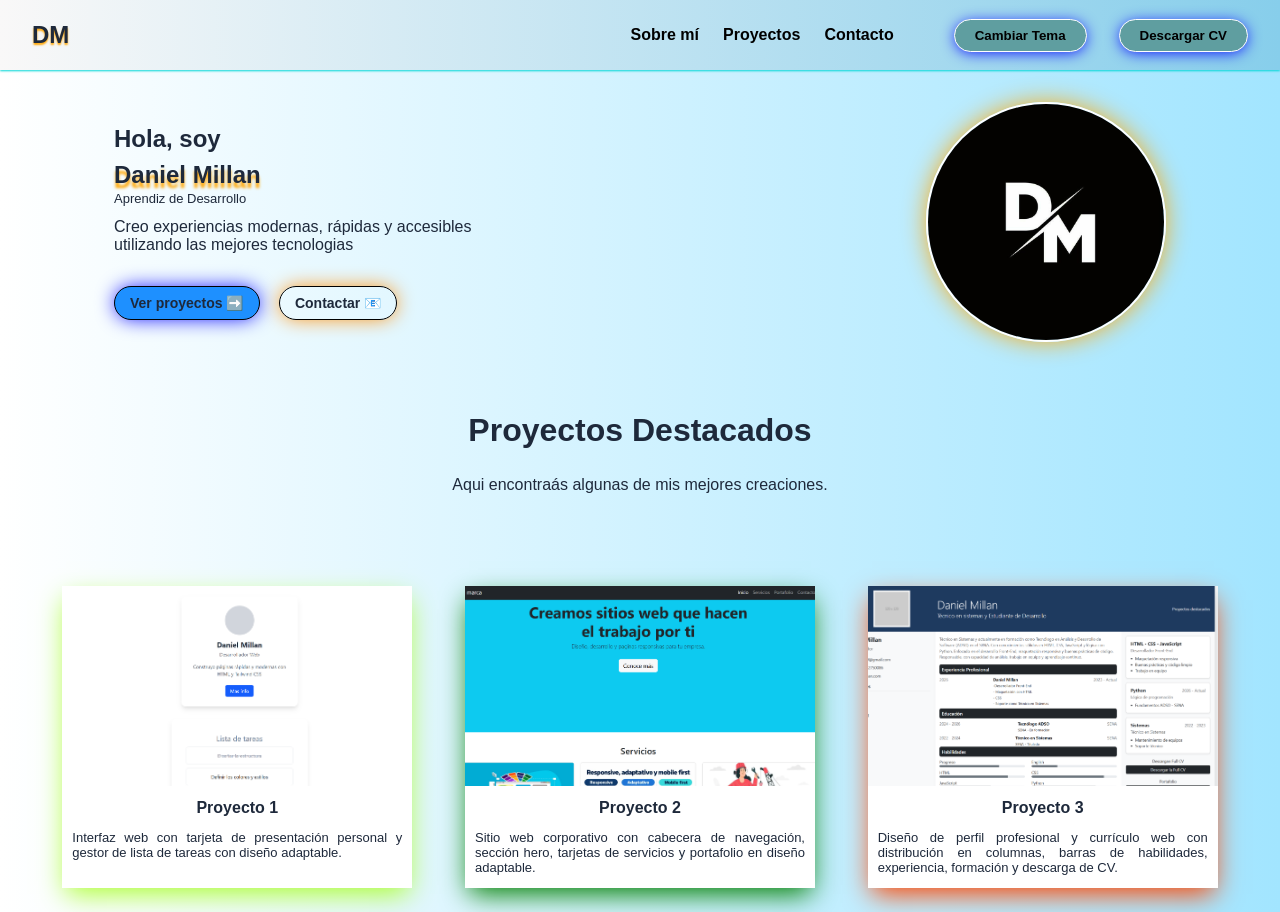
<file: index.html>
<!DOCTYPE html>
<html lang="en">
<head>
    <meta charset="UTF-8">
    <meta name="viewport" content="width=device-width, initial-scale=1.0">
    <title>Sobre Mí</title>
    <link rel="stylesheet" href="css/styles.css">
    <link rel="stylesheet" href="">
</head>
<body>
    <header class="apartado-superior">
        <nav>
            <span class="logo">DM</span>
            <div class="menu">
                <a href="index.html">Sobre mí</a>
                <a href="index2.html">Proyectos</a>
                <a href="index3.html">Contacto</a>
            </div>
            <button id="boton-tema">Cambiar Tema</button>
            <a href="documentos/Hoja_de_vida_Daniel_Millan.pdf" download="Hoja_de_vida_Daniel_Millan.pdf"><button id="boton-cv">Descargar CV</button></a>
        </nav>
    </header>

    <section class="cont-nom">
        <div class="info-perfil">
            <h1 class="nombre">Hola, soy</h1>
            <h2 class="nombre" id="nom1">Daniel Millan</h2>
            <span class="alias">Aprendiz de Desarrollo</span>
            <p class="desnom">Creo experiencias modernas, rápidas y accesibles <br> utilizando las mejores tecnologias</p>
            <a href="index2.html"><button id="verp">Ver proyectos ➡️</button></a>
            <a href="index3.html"><button id="contact">Contactar 📧</button></a>

        </div>
        <img src="img/perfil.jpeg" alt="DM" id="foto-perfil" class="cont-nom">
    </section>



    <section class="container"> <!--Contenedor para ponerle-->
        <h2>Proyectos Destacados</h2>
        <p>Aqui encontraás algunas de mis mejores creaciones.</p>
        <div class="t-proyectos">
            <div class="t-proyecto" id="p1">
                <a href="p1/index.html" target="_blank"><img src="img/proyecto1.png"  alt="proyecto 1"></a>
                <a href="p1/index.html" target="_blank"><h2 >Proyecto 1</h2></a>
                <p>Interfaz web con tarjeta de presentación personal y gestor de lista de tareas con diseño adaptable.</p>
            </div>
            <div class="t-proyecto" id="p2">
                <a href="p2/boostrap/index.html" target="_blank"><img src="img/proyecto2.png"  alt="proyecto 2"></a>
                <a href="p2/boostrap/index.html" target="_blank"><h2 >Proyecto 2</h2></a>
                <p>Sitio web corporativo con cabecera de navegación, sección hero, tarjetas de servicios y portafolio en diseño adaptable.</p>
            </div>
            <div class="t-proyecto" id="p3">
                <a href="p3/index.html" target="_blank"><img src="img/proyecto3.png"  alt="proyecto 3"></a>
                <a href="p3/index.html" target="_blank"><h2 >Proyecto 3</h2></a>
                <p>Diseño de perfil profesional y currículo web con distribución en columnas, barras de habilidades, experiencia, formación y descarga de CV.</p>
            </div>
        </div>
    </section>

    

    <script src="tema.js"></script>
</body>
</html>
</file>
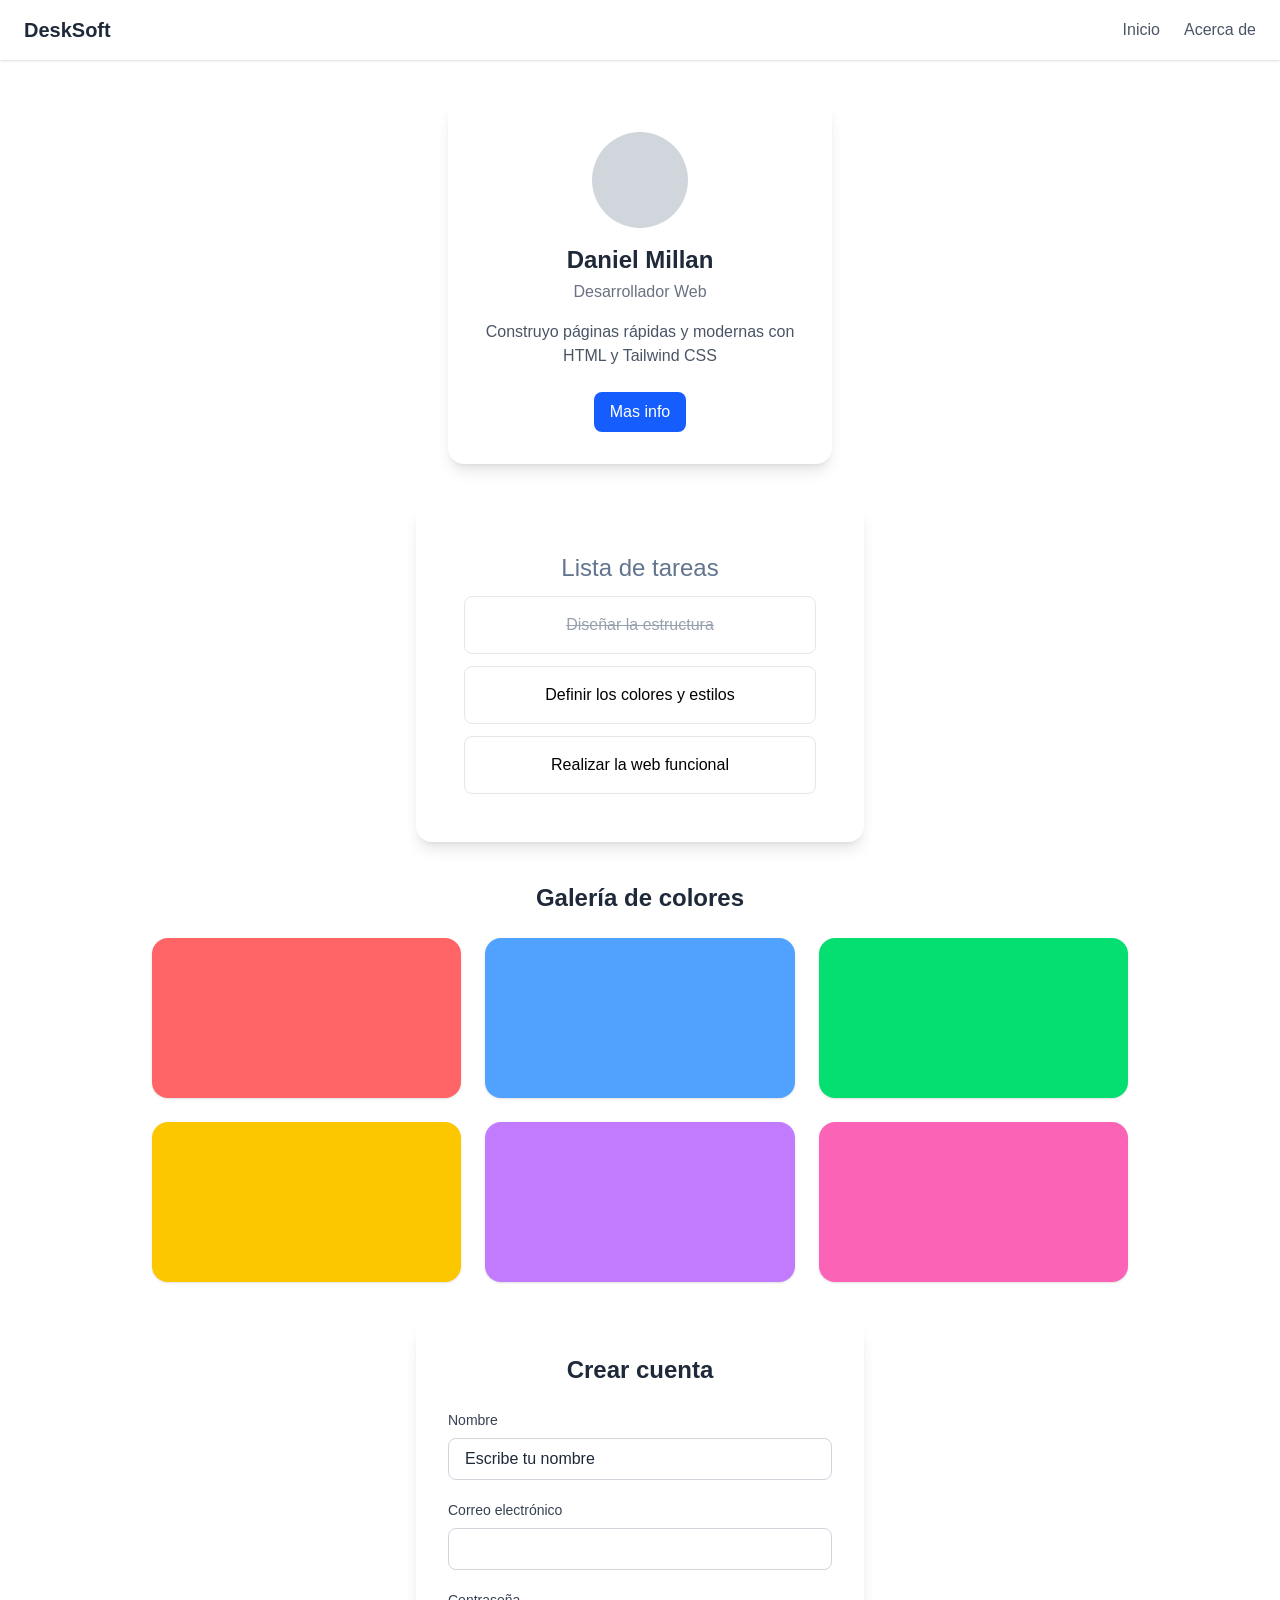
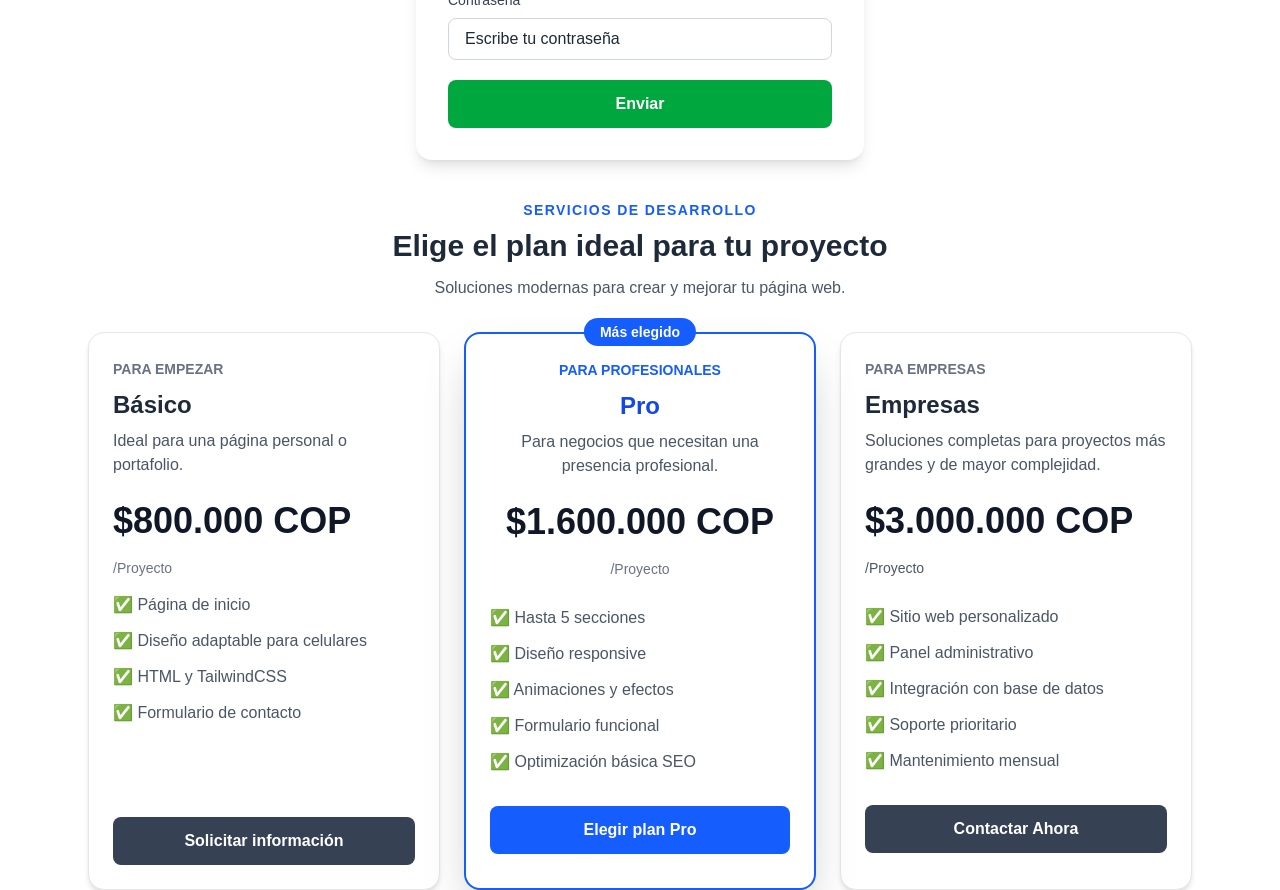
<file: p1/index.html>
<!DOCTYPE html>
<html lang="es-CO">
<head>
    <meta charset="UTF-8">
    <meta name="viewport" content="width=device-width, initial-scale=1.0">
    <title>Planes </title>
    <link rel="stylesheet" href="src/output.css">
</head>
<body>
    <!-- Header o apartado superior del menu de la paágina -->
    <header>
        <nav class="flex items-center justify-between px-6 py-4 bg-white shadow-sm">
            <span class="font-bold text-xl text-gray-800">DeskSoft</span>
            <div class="flex gap-6">
                <a href="#" class="text-gray-600 hover:text-gray-900">Inicio</a>
                <a href="#" class="text-gray-600 hover:text-gray-900">Acerca de</a>
            </div>
        </nav>
    </header>

    <!-- Tarjeta centrada con circulo de fondo gris o tarjeta del perfil -->
    <div class="bg-white rounded-2xl shadow-lg p-8 max-w-sm mx-auto mt-10 text-center">
        <div class="w-24 h-24 bg-gray-300 rounded-full mx-auto mb-4"></div>
        <h1 class="text-2xl font-bold text-gray-800">Daniel Millan</h1> 
        <p class="text-gray-500 mt-1">Desarrollador Web</p>
        <p class="text-gray-600 mt-4">Construyo páginas rápidas y modernas con HTML y Tailwind CSS</p>
        <a href="#" class="mt-6 inline-block bg-blue-600 text-white px-4 py-2 rounded-lg hover:bg-blue-700 transition-colors">Mas info</a>
    </div>

    <!-- Lista de tareas -->
    <div class="mx-auto mt-10 max-w-md rounded-2xl bg-white p-8 shadow-lg text-center">
        <ul class="space-y-3 p-4">
            <h2 class="text-2xl text-slate-500">Lista de tareas</h2>
            <li class="bg-white border border-gray-200 p-4 rounded-lg line-through text-gray-400">Diseñar la estructura</li>
            <li class="bg-white border border-gray-200 p-4 rounded-lg">Definir los colores y estilos</li>
            <li class="bg-white border border-gray-200 p-4 rounded-lg">Realizar la web funcional</li>
        </ul>
    </div>
    
    <!-- Galería responsive -->
    <section class="mx-auto mt-10 max-w-5xl px-6">
        <h2 class="mb-6 text-2xl font-bold text-gray-800 text-center">Galería de colores</h2>

        <div class="grid grid-cols-1 gap-6 md:grid-cols-2 lg:grid-cols-3">
            <div class="h-40 rounded-2xl bg-red-400 shadow-sm"></div>
            <div class="h-40 rounded-2xl bg-blue-400 shadow-sm"></div>
            <div class="h-40 rounded-2xl bg-green-400 shadow-sm"></div>
            <div class="h-40 rounded-2xl bg-yellow-400 shadow-sm"></div>
            <div class="h-40 rounded-2xl bg-purple-400 shadow-sm"></div>
            <div class="h-40 rounded-2xl bg-pink-400 shadow-sm"></div>
        </div>
    </section>
    
    <!-- Formulario de Registro -->
    <section class="mx-auto mt-10 max-w-md rounded-2xl bg-white p-8 shadow-lg">
        <h2 class="mb-6 text-center text-2xl font-bold text-gray-800">Crear cuenta</h2>

        <form class="space-y-5">
            <div><!-- Solicitud de nombre en el formulario -->
                <label for="nombre" class="mb-2 block text-sm font-medium text-gray-700">Nombre
                </label>
                <input type="text" id="nombre" name="nombre" placeholder="Escribe tu nombre" class="block w-full rounded-lg border border-gray-300 px-4 py-2 text-gray-800 outline-none focus:border-blue-500 focus:ring-2 focus:ring-blue-500" required>
            </div>

            <!-- Solicitud del correo electrónico en el formulario -->
            <div>
                <label for="correo" class="mb-2 block text-sm font-medium text-gray-700">Correo electrónico</label>

                <input type="email" id="correo" name="correo" class="block w-full rounded-lg border border-gray-300 px-4 py-2 text-gray-800 outline-none focus:border-blue-500 focus:ring-2 focus:ring-blue-500" required>
            </div>

            <!-- Solicitud de la contraseña en el formulario-->
            <div>
                <label 
                    for="contrasena"
                    class="mb-2 block text-sm font-medium text-gray-700"
                >
                    Contraseña
                </label>

                <input type="password" id="contrasena" name="contrasena" placeholder="Escribe tu contraseña" class="block w-full rounded-lg border border-gray-300 px-4 py-2 text-gray-800 outline-none focus:border-blue-500 focus:ring-2 focus:ring-blue-500"required>
            </div>

            <!-- Boton para enviar el registro ya completado por el usuario -->
            <button type="submit" class="w-full rounded-lg bg-green-600 px-4 py-3 font-semibold text-white transition-colors hover:bg-green-700 focus:outline-none focus:ring-2 focus:ring-green-500 focus:ring-offset-2">Enviar</button>
        </form>
    </section>

    <!-- Precios o Planes -->
    <section class="mx-auto mt-10 max-w-6xl px-6">
        <div class="mb-8 text-center">
            <p class="text-sm font-semibold uppercase tracking-widest text-blue-600">Servicios de desarrollo</p>
            <h2 class="mt-2 text-3xl font-bold text-gray-800"> Elige el plan ideal para tu proyecto</h2>
            <p class="mt-3 text-gray-600">Soluciones modernas para crear y mejorar tu página web.</p>
        </div>

        <div class="grid grid-cols-1 gap-6 md:grid-cols-2 lg:grid-cols-3">
            <!-- Precio 1 o Plan 1 -->
            <article class="rounded-2xl border border-gray-200 bg-white p-6 shadow-md">
                <div class="mb-6">
                    <span class="text-sm font-semibold text-gray-500">PARA EMPEZAR</span>
                    <h3 class="mt-2 text-2xl font-bold text-gray-800">Básico</h3>
                    <p class="mt-2 text-gray-600">
                        Ideal para una página personal o portafolio.
                    </p>
                </div>

                <p class="text-4xl font-bold text-gray-900">$800.000 COP
                    <span class="text-sm font-normal text-gray-500">/Proyecto</span>
                </p>

                <ul class="mt-3 space-y-3 text-gray-600">
                    <li>✅ Página de inicio</li>
                    <li>✅ Diseño adaptable para celulares</li>
                    <li>✅ HTML y TailwindCSS</li>
                    <li>✅ Formulario de contacto</li>
                    <br><br>
                </ul>

                <button class="mt-8 w-full rounded-lg bg-gray-700 px-4 py-3 font-semibold text-white transition hover:bg-gray-900">Solicitar información</button>
            </article>

            <!-- Precio 2 o Plan 2-->
            <article class="relative rounded-2xl border-2 border-blue-600 bg-white p-6 text-center shadow-2xl">
                <span class="absolute -top-4 left-1/2 -translate-x-1/2 rounded-full bg-blue-600 px-4 py-1 text-sm font-semibold text-white">Más elegido</span>

                <div class="mb-6">
                    <span class="text-sm font-semibold text-blue-600">PARA PROFESIONALES</span>
                    <h3 class="mt-2 text-2xl font-bold text-blue-700">Pro</h3>
                    <p class="mt-2 text-gray-600">
                        Para negocios que necesitan una presencia profesional.
                    </p>
                </div>

                <p class="text-4xl font-bold text-gray-900">
                    $1.600.000 COP
                    <span class="text-sm font-normal text-gray-500">/Proyecto</span>
                </p>

                <ul class="mt-6 space-y-3 text-left text-gray-600">
                    <li>✅ Hasta 5 secciones</li>
                    <li>✅ Diseño responsive</li>
                    <li>✅ Animaciones y efectos</li>
                    <li>✅ Formulario funcional</li>
                    <li>✅ Optimización básica SEO</li>
                </ul>

                <button class="mt-8 w-full rounded-lg bg-blue-600 px-4 py-3 font-semibold text-white transition hover:bg-blue-900">Elegir plan Pro</button>
            </article>

            <!-- Precio 3 o Plan 3 -->
            <article class="rounded-2xl border border-gray-200 bg-white p-6 shadow-md">
                <div class="mb-6">
                    <span class="text-sm font-semibold text-gray-500">PARA EMPRESAS</span>
                    <h3 class="mt-2 text-2xl font-bold text-gray-800">Empresas</h3>

                    <p class="mt-2 text-gray-600">
                        Soluciones completas para proyectos más grandes y de mayor complejidad.
                    </p>
                </div>

                <p class="text-4xl font-bold text-gray-900">
                    $3.000.000 COP
                    <span class="text-sm font-normal text-gray-600">/Proyecto</span>
                </p>

                <ul class="mt-6 space-y-3 text-left text-gray-600">
                    <li>✅ Sitio web personalizado</li>
                    <li>✅ Panel administrativo</li>
                    <li>✅ Integración con base de datos</li>
                    <li>✅ Soporte prioritario</li>
                    <li>✅ Mantenimiento mensual</li>
                </ul>

                <button class="mt-8 w-full rounded-lg bg-gray-700 px-4 py-3 font-semibold text-white transition hover:bg-gray-900">Contactar Ahora</button>
            </article>
            
        </div>
    </section>

</body>
</html>
</file>
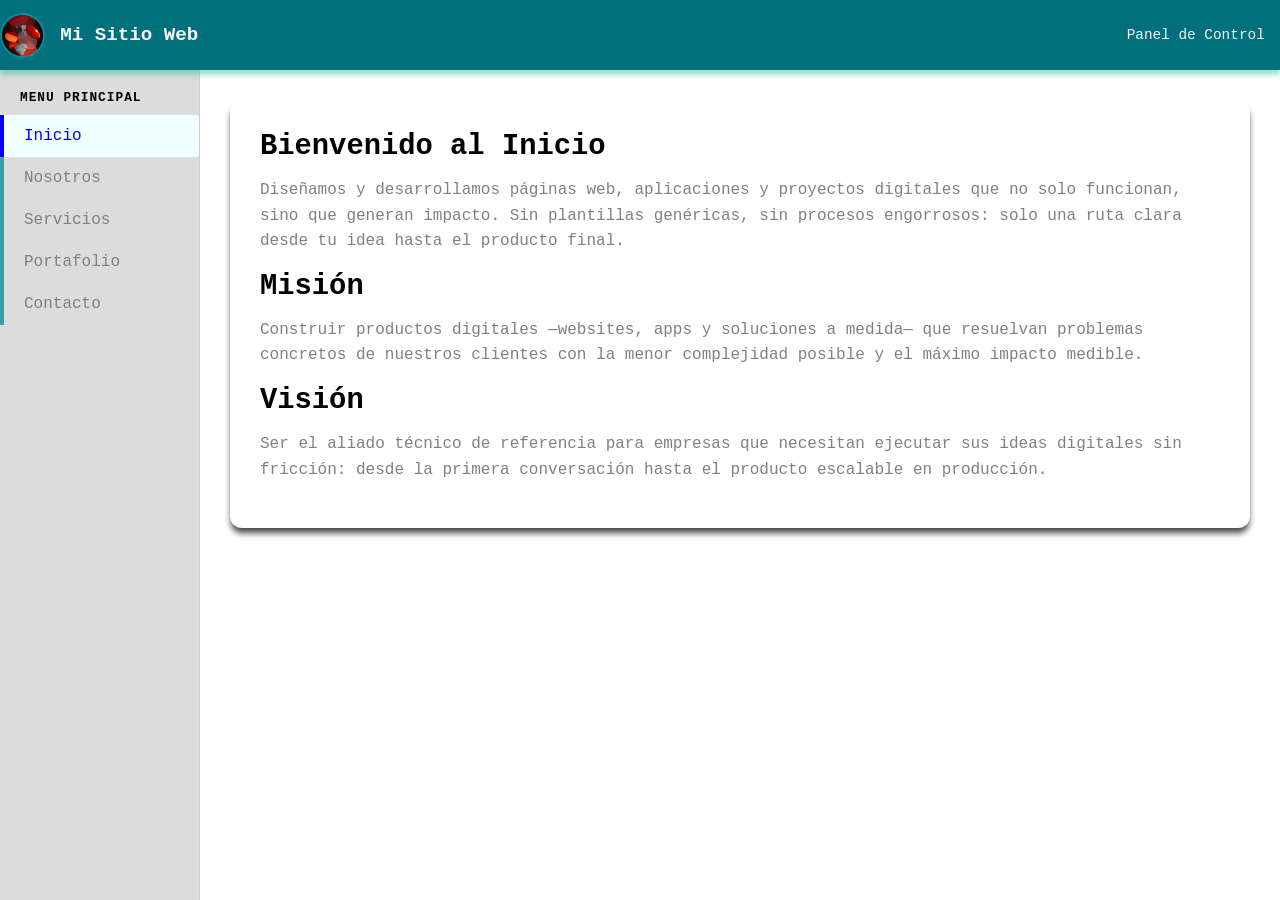
<file: p5/index.html>
<!DOCTYPE html>
<html lang="es-CO">
<head>
    <meta charset="UTF-8">
    <meta name="viewport" content="width=device-width, initial-scale=1.0">
    <title>Document</title>
    <link rel="stylesheet" href="css/styles.css">
</head>
<body>
    <!-- Input Radio (Ocultos al inicio del body con css)-->
     <input type="radio" name="navegacion" id="tab-inicio" class="tab-input" checked>
     <input type="radio" name="navegacion" id="tab-nosotros" class="tab-input">
     <input type="radio" name="navegacion" id="tab-servicios" class="tab-input">
     <input type="radio" name="navegacion" id="tab-portafolio" class="tab-input">
     <input type="radio" name="navegacion" id="tab-contacto" class="tab-input">

     <!--header superior-->
    <header>
        <div class="logo-area">
            <img src="img/img1.avif" alt="Logo">
            <h1>Mi Sitio Web</h1>
        </div>
        <div class="header-info">
            <span>Panel de Control</span>
        </div>
    </header>

    <!--Contenedor general de la pagina -->

<div class="app-container">
     <!--Navegacion lateral (Izquierda)-->
     <aside>
        <h3>Menu Principal</h3>
        <label for="tab-inicio" class="tab-label">Inicio</label>
        <label for="tab-nosotros" class="tab-label">Nosotros</label>
        <label for="tab-servicios" class="tab-label">Servicios</label>
        <label for="tab-portafolio" class="tab-label">Portafolio</label>
        <label for="tab-contacto" class="tab-label">Contacto</label>
     </aside>

     <main>
        <div id="panel-inicio" class="content-panel">
            <h2>Bienvenido al Inicio</h2>
            <p>
                Diseñamos y desarrollamos páginas web, aplicaciones y proyectos digitales que no solo funcionan, sino que generan impacto. Sin plantillas genéricas, sin procesos engorrosos: solo una ruta clara desde tu idea hasta el producto final.
            </p>

            <h2>Misión</h2>
            <p>Construir productos digitales —websites, apps y soluciones a medida— que resuelvan problemas concretos de nuestros clientes con la menor complejidad posible y el máximo impacto medible.</p>

            <h2>Visión</h2>
            <p>Ser el aliado técnico de referencia para empresas que necesitan ejecutar sus ideas digitales sin fricción: desde la primera conversación hasta el producto escalable en producción.</p>
        </div>
        <div id="panel-nosotros" class="content-panel">
            <h2>Acerca de Nosostros</h2>
            <p>
                Somos un equipo de desarrolladores y diseñadores que construye productos digitales para resolver problemas reales. No vendemos tecnología por tecnología: escuchamos, entendemos el problema y proponemos la solución más eficiente.
            </p>
            <h3>Lo que nos define:</h3>
            <p><ul>Claridad antes que complejidad.</ul>
                <ul>Entregas funcionales y medibles.</ul>
                <ul>Acompañamiento post-lanzamiento.</ul>
            </p>
        </div>
        <div id="panel-servicios" class="content-panel">
            <h2>Nuestros Servicios</h2>
            <p>
            Diseñamos y desarrollamos páginas web, aplicaciones y proyectos digitales que no solo funcionan, sino que generan impacto. Sin plantillas genéricas, sin procesos engorrosos: solo una ruta clara desde tu idea hasta el producto final.
            </p>
        </div>
        <div id="panel-portafolio" class="content-panel">
            <h2>Portafolio de Proyectos</h2>
            <p>
                Cada proyecto que entregamos resuelve un problema concreto. Aquí, una selección de lo que hemos construido y el resultado que generó.
            </p>

            <div class="contenedor-tarjetas">

                <div id="proyecto1" class="tarjeta">
                    <img src="img/imgServicio1.png" alt="Servicio Web">
                    <h3>Estructura Web</h3>
                    <p>Este servicio se encarga de realizar una estructura base para continuar con los estilos e interacciones de la página o aplicación.</p>
                </div>

                <div id="proyecto2" class="tarjeta">
                    <img src="img/imgServicio2.png" alt="Servicio Web">
                    <h3>Formulario Web</h3>
                    <p>Este servicio se encarga de realizar una estructura base para continuar con los estilos e interacciones de la página o aplicación.</p>
                </div>

                <div id="proyecto3" class="tarjeta">
                    <img src="img/imgServicio3.png" alt="Servicio Web">
                    <h3>Estilo o Diseños Web</h3>
                    <p>Este servicio se encarga de realizar una estructura base para continuar con los estilos e interacciones de la página o aplicación.</p>
                </div>
                <div id="proyecto4" class="tarjeta">
                    <img src="img/imgServicio3.png" alt="Servicio Web">
                    <h3>Desarrollo Backend</h3>
                    <p>Implementación de la lógica del servidor, gestión de usuarios, autenticación y conexión con bases de datos.</p>
                </div>
                <div id="proyecto5" class="tarjeta">
                    <img src="img/imgServicio3.png" alt="Servicio Web">
                    <h3>Administracion de Bases de Datos</h3>
                    <p>Diseño, creación y optimización de bases de datos relacionales utilizando SQL para garantizar seguridad y rendimiento.</p>
                </div>
                <div id="proyecto6" class="tarjeta">
                    <img src="img/imgServicio3.png" alt="Servicio Web">
                    <h3>Aplicaciones Web</h3>
                    <p>Desarrollo de sistemas web dinámicos orientados a la gestión de información y automatización de procesos.</p>
                </div>
                <div id="proyecto7" class="tarjeta">
                    <img src="img/imgServicio3.png" alt="Servicio Web">
                    <h3>Mantenimiento y Soporte</h3>
                    <p>Corrección de errores, actualización de contenido y optimización del rendimiento de sitios web existentes.</p>
                </div>
                <div id="proyecto8" class="tarjeta">
                    <img src="img/imgServicio3.png" alt="Servicio Web">
                    <h3>Seguridad Informática</h3>
                    <p>Implementación de buenas prácticas de seguridad para proteger la información y los servicios digitales.</p>
                </div>

            </div>
        </div>
        <div id="panel-contacto" class="content-panel">
            <h2>Contáctanos</h2>
            <p>
                ¿Tienes un proyecto en mente, una idea que necesita forma o un producto que no funciona como debería? Cuéntanos.
            </p>
            <p>
                La primera conversación es sin costo y sin compromiso. Nos cuentas qué necesitas, te decimos cómo lo resolveríamos y, si hay fit, avanzamos.
            </p>
            <div class="contenedor-info">

                <div id="contacto" class="tarjeta">
                    
                    <h4>Email</h4>
                    <p>miweb@gmail.com</p>
                </div>
            </div>
        </div>
        

     </main>
</div>
</body>
</html>
</file>
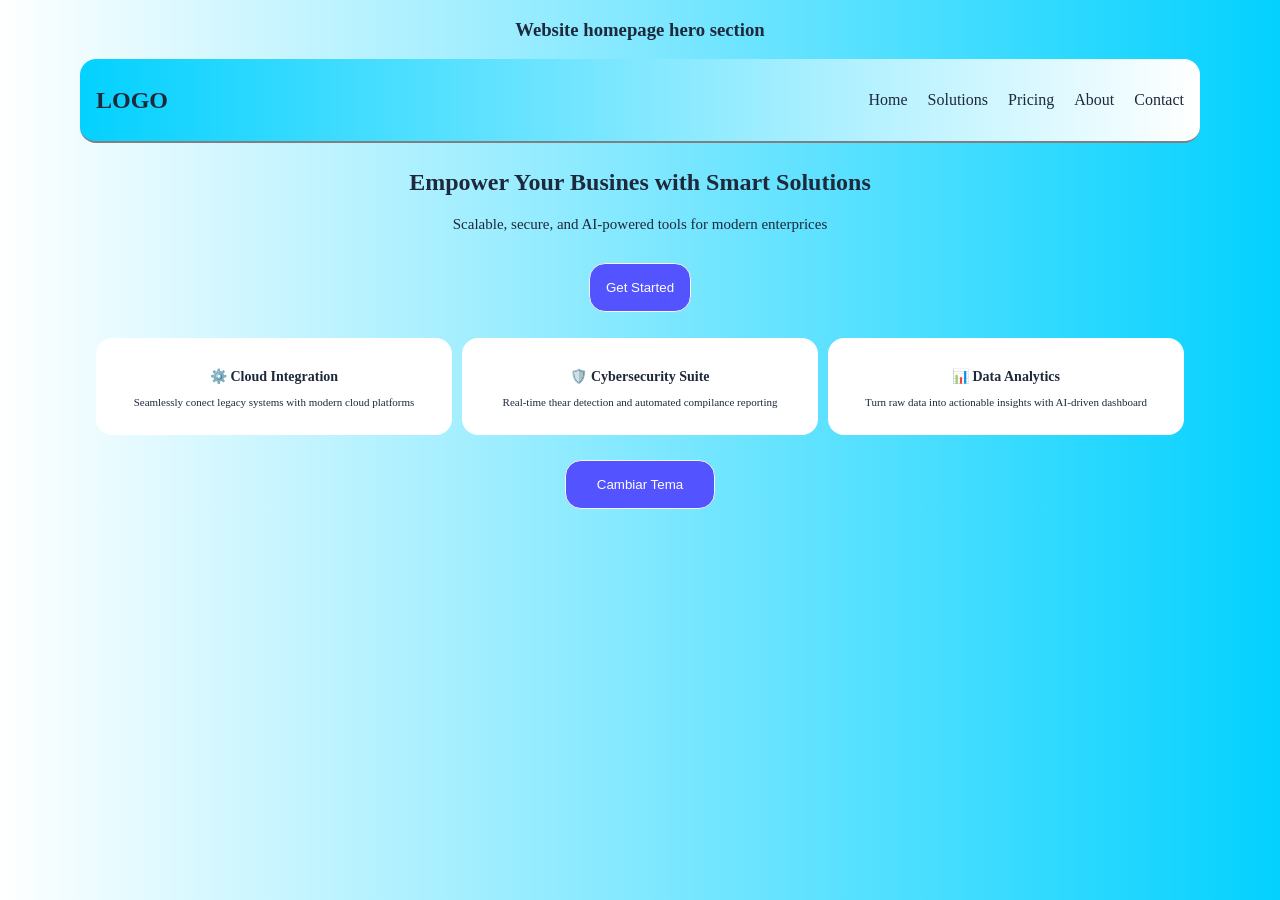
<file: p6/index.html>
<!DOCTYPE html>
<html lang="es-CO">
<head>
    <meta charset="UTF-8">
    <meta name="viewport" content="width=device-width, initial-scale=1.0">
    <title>Home Website</title>
    <link rel="stylesheet" href="css/styles.css">
</head>
<body>
    <div class="titulo-1"><!--Titulo por encima del encabezado-->
    <h3>Website homepage hero section</h3>
    </div>
    <header class="menu"> <!--Menu de la parte superio derecha todos los articulos de la seccion de nav -->
        <div class="logo">LOGO</div><!--parte del logo-->
        <nav>
            <ul>
                <a href="index.html">Home</a>
                <a href="#">Solutions</a>
                <a href="#">Pricing</a>
                <a href="#">About</a>
                <a href="#">Contact</a>
            </ul>
        </nav>
    </header>
        

    <section class="titulo-pagina"><!--Parte central de la pagina-->
        <h2>Empower Your Busines with Smart Solutions</h2>
        <p>Scalable, secure, and AI-powered tools for modern enterprices</p>
        <button type="submit">Get Started</button>
    </section>
    <div class="contenedor"><!--Parte de informacion o tarjetas de la parte inferior-->
        <section class="seccion-articulos">
            <div class="articulos">
                <h3>⚙️ Cloud Integration</h3>
                <p>Seamlessly conect legacy systems with modern cloud platforms</p>
            </div>
            <div class="articulos">
                <h3>🛡️ Cybersecurity Suite</h3>
                <p>Real-time thear detection and automated compilance reporting</p>
            </div>
            <div class="articulos">
                <h3>📊 Data Analytics</h3>
                <p>Turn raw data into actionable insights with AI-driven dashboard</p>
            </div>
        </section>
        <button id="boton-tema">Cambiar Tema</button>
    </div>
    <script src="tema.js"></script>
</body>
</html>
</file>
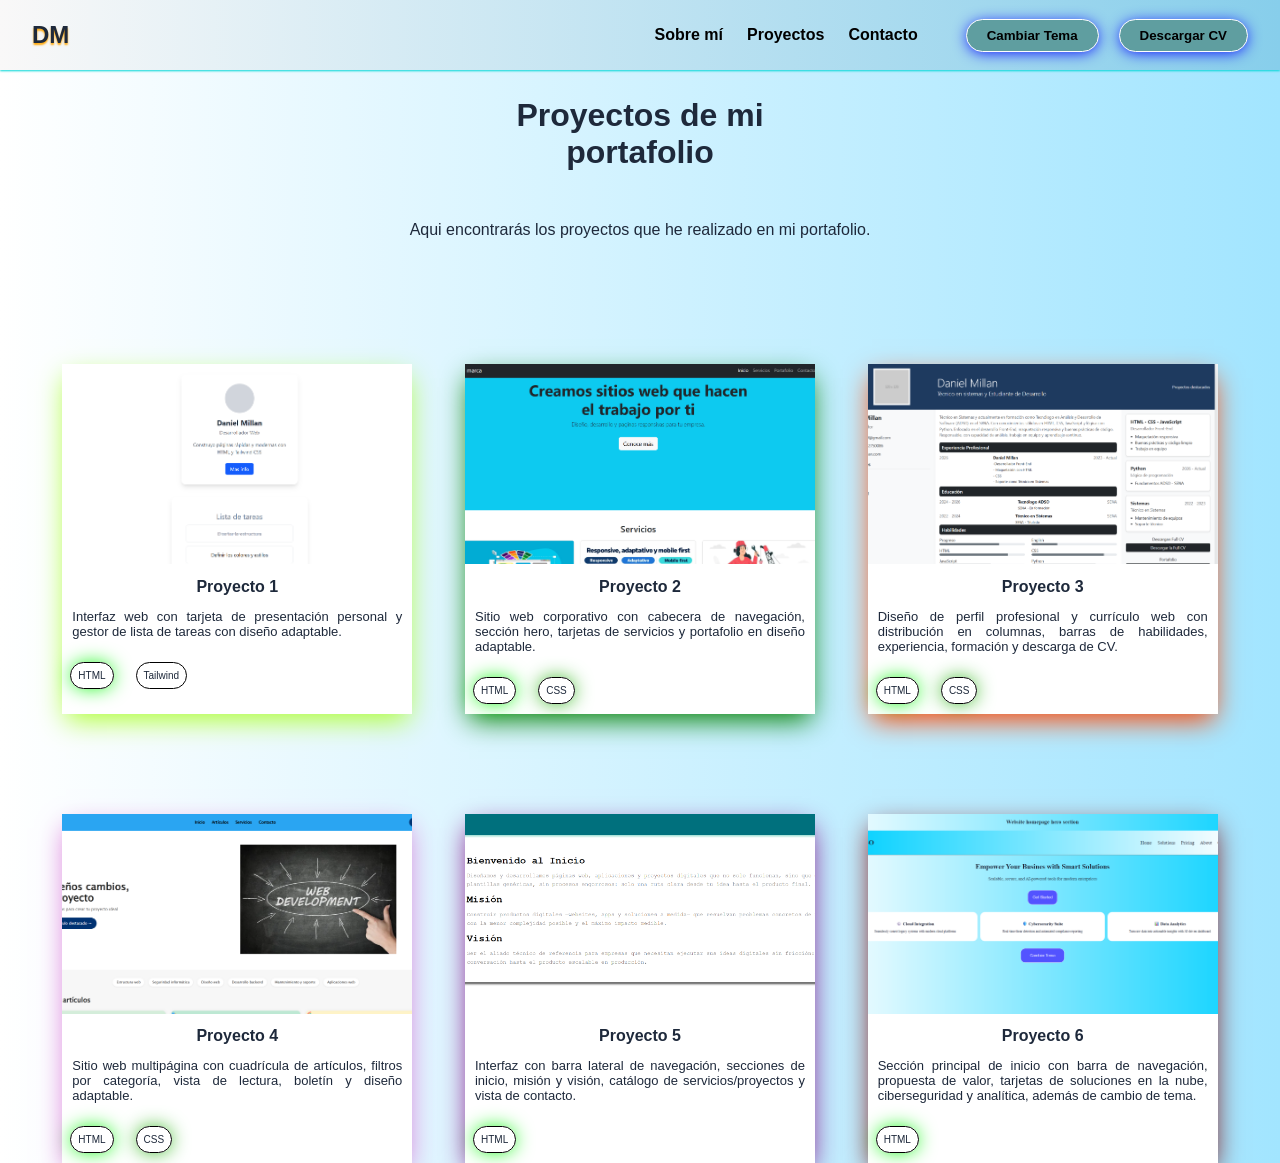
<file: index2.html>
<!DOCTYPE html>
<html lang="en">
<head>
    <meta charset="UTF-8">
    <meta name="viewport" content="width=device-width, initial-scale=1.0">
    <title>Proyectos</title>
    <link rel="stylesheet" href="css/styles.css">
</head>
<body>
    <header class="apartado-superior">
        <nav class="menu1">
            <span class="logo">DM</span>
            <div class="menu">
                <a href="index.html">Sobre mí</a>
                <a href="index2.html">Proyectos</a>
                <a href="index3.html">Contacto</a>
            </div>
            <button id="boton-tema">Cambiar Tema</button>
            <a href="documentos/Hoja_de_vida_Daniel_Millan.pdf" download="Hoja_de_vida_Daniel_Millan.pdf"><button id="boton-cv">Descargar CV</button></a>
        </nav>
    </header>

    <section class="proyecto">
        <div class="descripcionp">
            <h2 class="descripcionp" id="titulo-proyectos">Proyectos de mi <br>  portafolio</h2>
            <p class="descripcionp" id="parrafo">Aqui encontrarás los proyectos que he realizado en mi portafolio.</p>
        </div>
    </section>

    <section class="container">
        <div class="t-proyectos">
            <div class="t-proyecto" id="p1">
                <a href="p1/index.html" target="_blank"><img src="img/proyecto1.png"  alt="proyecto 1"></a>
                <a href="p1/index.html" target="_blank"><h2 >Proyecto 1</h2></a>
                <p>Interfaz web con tarjeta de presentación personal y gestor de lista de tareas con diseño adaptable.</p>
                <div  class="tags-proyecto">
                    <span id="s1">HTML</span>
                    <span id="s5">Tailwind</span>
                </div>
            </div>
            <div class="t-proyecto" id="p2">
                <a href="p2/boostrap/index.html" target="_blank"><img src="img/proyecto2.png"  alt="proyecto 2"></a>
                <a href="p2/boostrap/index.html" target="_blank"><h2 >Proyecto 2</h2></a>
                <p>Sitio web corporativo con cabecera de navegación, sección hero, tarjetas de servicios y portafolio en diseño adaptable.</p>
                <div  class="tags-proyecto">
                    <span id="s1">HTML</span>
                    <span id="s2">CSS</span>
                </div>
            </div>
            <div class="t-proyecto" id="p3">
                <a href="p3/index.html" target="_blank"><img src="img/proyecto3.png"  alt="proyecto 3"></a>
                <a href="p3/index.html" target="_blank"><h2 >Proyecto 3</h2></a>
                <p>Diseño de perfil profesional y currículo web con distribución en columnas, barras de habilidades, experiencia, formación y descarga de CV.</p>
                <div  class="tags-proyecto">
                    <span id="s1">HTML</span>
                    <span id="s2">CSS</span>
                </div>
            </div>
            <div class="t-proyecto" id="p4">
                <a href="p4/indexActivity.html" target="_blank"><img src="img/proyecto4.png"  alt="proyecto 4"></a>
                <a href="p4/indexActivity.html" target="_blank"><h2 >Proyecto 4</h2></a>
                <p>Sitio web multipágina con cuadrícula de artículos, filtros por categoría, vista de lectura, boletín y diseño adaptable.</p>
                <div  class="tags-proyecto">
                    <span id="s1">HTML</span>
                    <span id="s2">CSS</span>
                </div>
            </div>
            <div class="t-proyecto" id="p5">
                <a href="p5/index.html" target="_blank"><img src="img/proyecto5.png"  alt="proyecto 5"></a>
                <a href="p5/index.html" target="_blank"><h2 >Proyecto 5</h2></a>
                <p>Interfaz con barra lateral de navegación, secciones de inicio, misión y visión, catálogo de servicios/proyectos y vista de contacto.</p>
                <div  class="tags-proyecto">
                    <span id="s1">HTML</span>
                </div>
            </div>
            <div class="t-proyecto" id="p6">
                <a href="p6/index.html" target="_blank"><img src="img/proyecto6.png"  alt="proyecto 6"></a>
                <a href="p6/index.html" target="_blank"><h2 >Proyecto 6</h2></a>
                <p>Sección principal de inicio con barra de navegación, propuesta de valor, tarjetas de soluciones en la nube, ciberseguridad y analítica, además de cambio de tema.</p>
                <div  class="tags-proyecto">
                    <span id="s1">HTML</span>
                </div>
            </div>
        </div>
    </section>

    

    <script src="tema.js"></script>
</body>
</html>
</file>
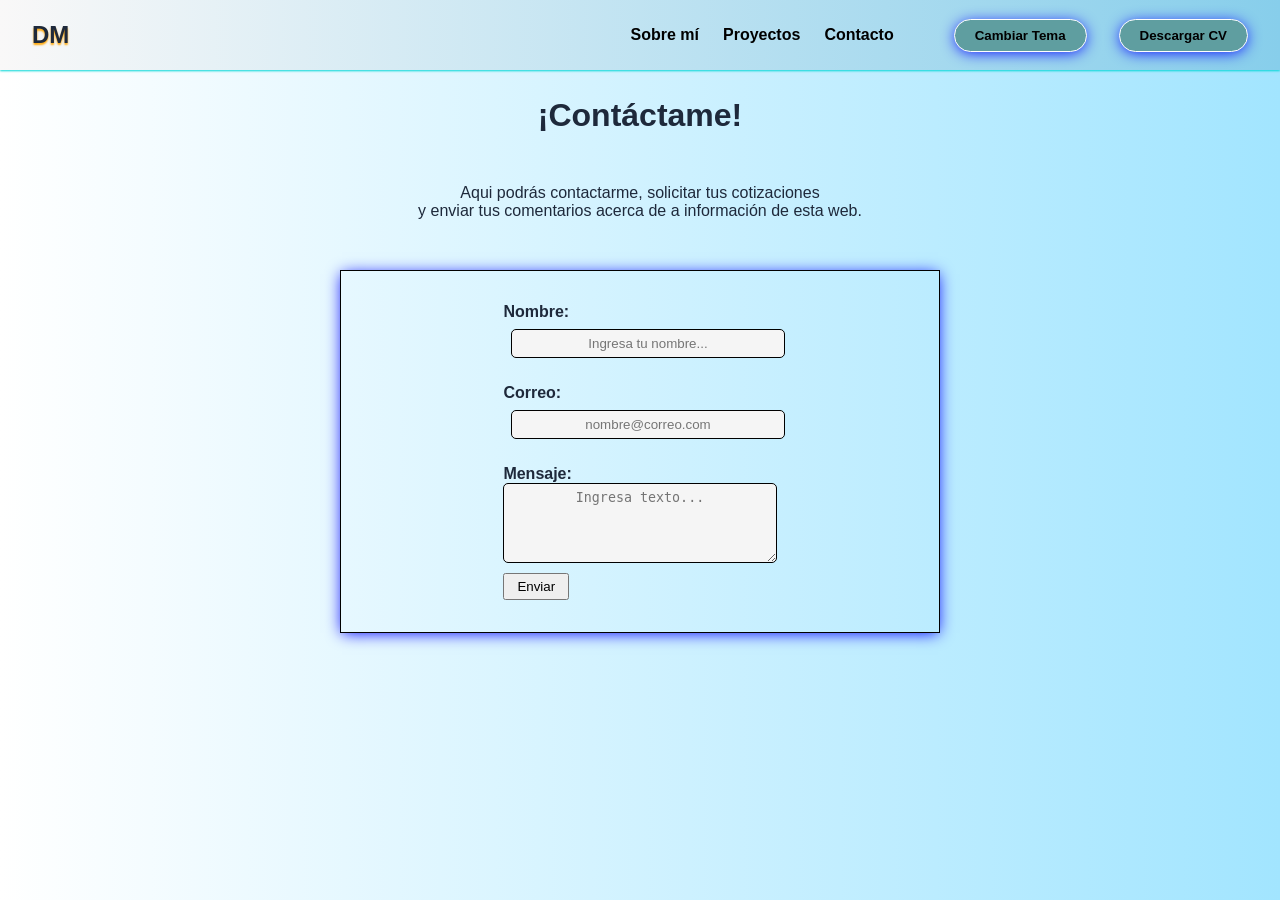
<file: index3.html>
<!DOCTYPE html>
<html lang="en">
<head>
    <meta charset="UTF-8">
    <meta name="viewport" content="width=device-width, initial-scale=1.0">
    <title>Contacto</title>
    <link rel="stylesheet" href="css/styles.css">
</head>
<body>
    <header class="apartado-superior">
        <nav>
            <span class="logo">DM</span>
            <div class="menu">
                <a href="index.html">Sobre mí</a>
                <a href="index2.html">Proyectos</a>
                <a href="index3.html">Contacto</a>
            </div>
            <button id="boton-tema">Cambiar Tema</button>
            <a href="documentos/Hoja_de_vida_Daniel_Millan.pdf" download="Hoja_de_vida_Daniel_Millan.pdf"><button id="boton-cv">Descargar CV</button></a>
        </nav>
    </header>


    <section class="contacto">
        <div class="descripcionc">
            <h2 class="descripcionc" id="titulo-contacto">¡Contáctame!</h2>
            <p class="descripcionc" id="parrafo">Aqui podrás contactarme, solicitar tus cotizaciones <br> y enviar tus comentarios acerca de a información de esta web.</p>
        </div>
    </section>

    <section class="contactar">
        <form class="contacto">
            <label class="contacto" for="nombre">Nombre: <br></label>
            <input class="contacto"  type="text" id="nombre" placeholder="Ingresa tu nombre..." required>
            <br><br>
            
            <label class="contacto" for="correo">Correo: <br> </label>
            <input class="contacto" type="email" id="correo" placeholder="nombre@correo.com" required>
            <br><br>

            <label class="contacto" for="mensaje">Mensaje: <br></label>
            <textarea class="contacto"  name="mensaje" id="mensaje" placeholder="Ingresa texto..." required></textarea>
            <br>
            
            <button class="contacto" id="enviar">Enviar</button>
        </form>
    </section>

    <script src="tema.js"></script>
</body>
</html>
</file>
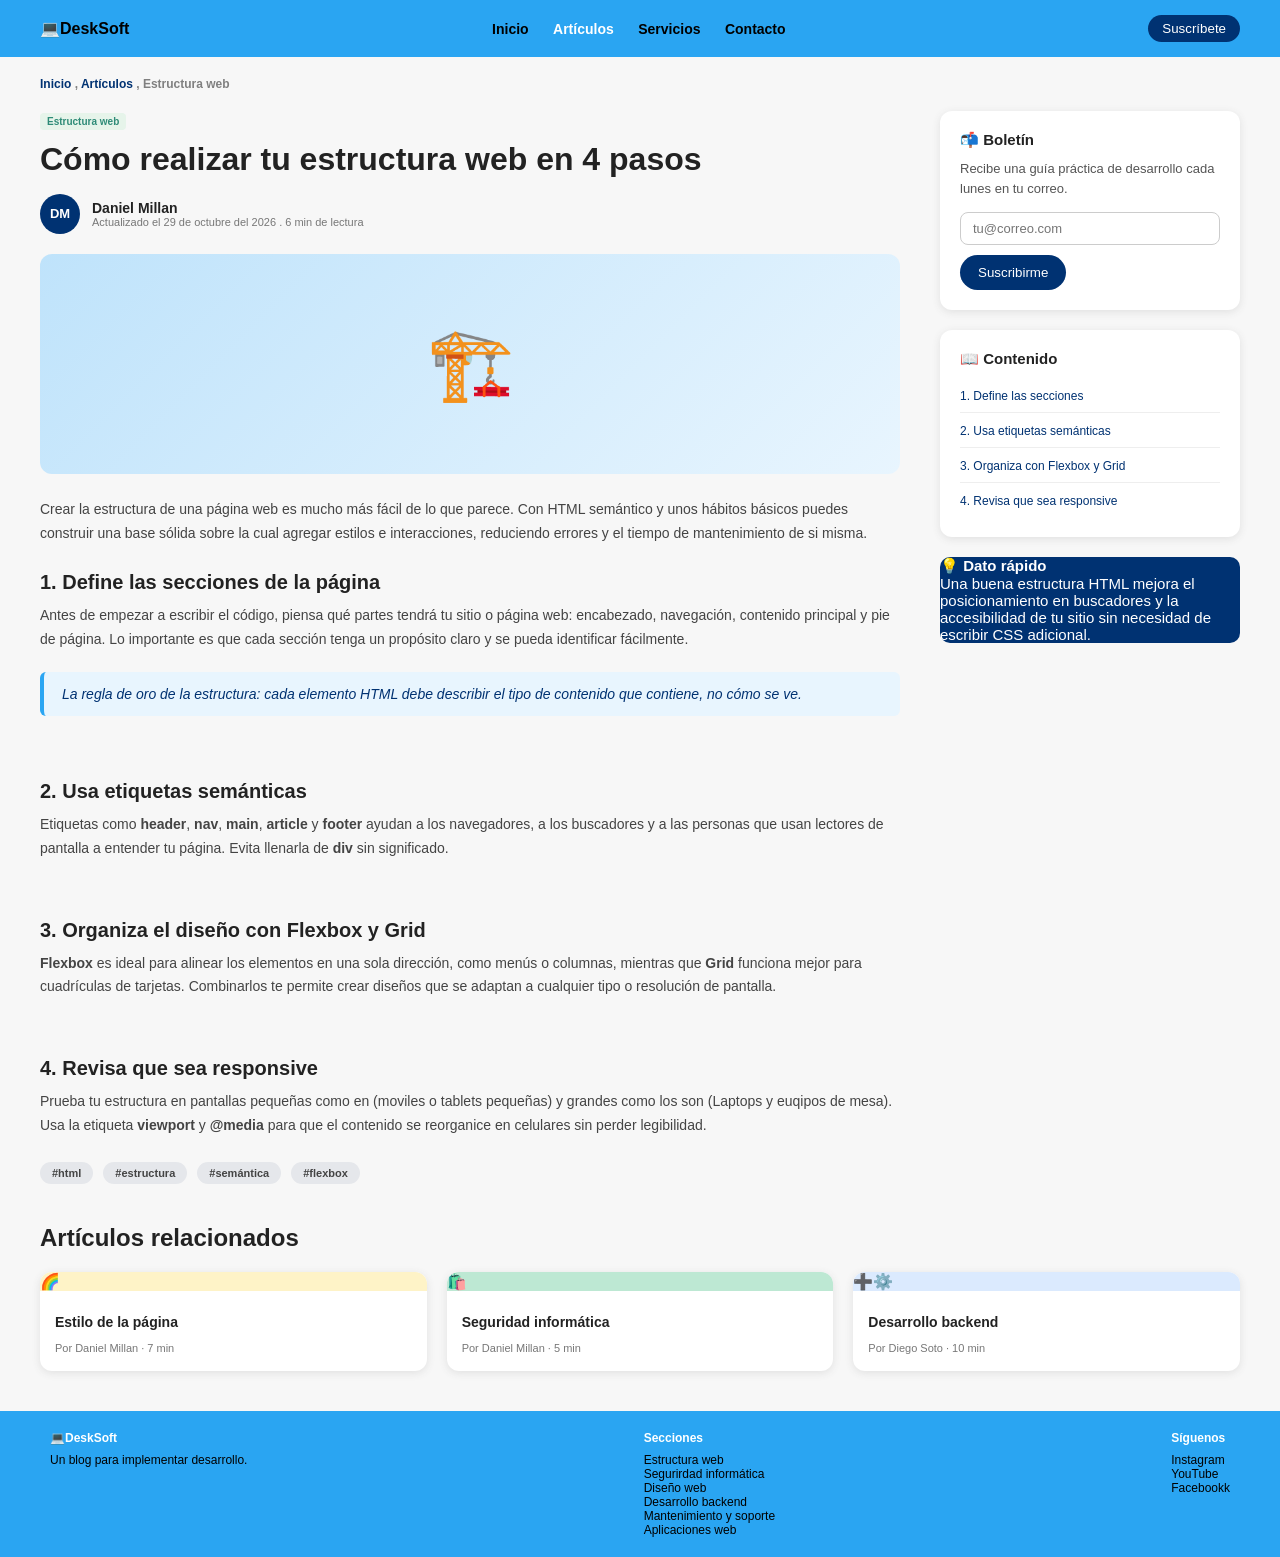
<file: p4/indexActivity2.html>
<!DOCTYPE html>
<html lang="es-CO">
<head>
    <meta charset="UTF-8">
    <meta name="viewport" content="width=device-width, initial-scale=1.0">
    <title>DeskSoft - Articulos</title>
    <link rel="stylesheet" href="css/activity.css">
    <link rel="stylesheet" href="css/activity2.css">

</head>
<body>
    <header>
        <div class="logo">💻DeskSoft</div>
        <nav>
            <a href="indexActivity.html">Inicio</a>
            <a href="indexActivity.html" class="activo" >Artículos</a>
            <a href="#">Servicios</a>
            <a href="#">Contacto</a>
        </nav>
        <button class="btn-suscribete">Suscríbete</button>
    </header>


    <!--Ruta de acceso o seguimiento de la pagina-->
    <div class="ruta-navegacion"> <!--Se realizo con ayuda de investigación en internet-->
        <a href="indexActivity.html">Inicio</a> , <a href="indexActivity2.html">Artículos</a> , <span>Estructura web</span>             <!--esta Ruta de acceso se realizo con ayuda de investigación en internet-->
    </div>

    <!--Contenedor principal con el flexbox: Apartado de los articulos + la barra del lado derecho  -->
    <div class="contenedor">

        <article class="articulo">
            <span class="tag">Estructura web</span>
            <h1>Cómo realizar tu estructura web en 4 pasos</h1>

            <div class="autor">
                <div class="avatar">DM</div>
                <div class="autor-info">
                    <strong>Daniel Millan</strong>
                    <small>Actualizado el 29 de octubre del 2026 . 6 min de lectura</small>     <!--son las letras que aparecen pequeñas debajo de un texto o parrafo identificando quien lo hizo o en este caso cuanto tiempo de lectura es-->
                </div>
            </div>

            <div class="articulo-img">🏗️</div>

            <p class="intro">Crear la estructura de una página web es mucho más fácil de lo que parece. Con HTML semántico y unos hábitos básicos puedes construir una base sólida sobre la cual agregar estilos e interacciones, reduciendo errores y el tiempo de mantenimiento de si misma.</p>

            <h2 id="paso1">1. Define las secciones de la página</h2>
            <p>Antes de empezar a escribir el código, piensa qué partes tendrá tu sitio o página web: encabezado, navegación, contenido principal y pie de página. Lo importante es que cada sección tenga un propósito claro y se pueda identificar fácilmente.</p>

            <blockquote>La regla de oro de la estructura: cada elemento HTML debe describir el tipo de contenido que contiene, no cómo se ve.</blockquote><!--El blockquote de acuerdo a consultas en internet esto sirve para delimitar un bloque de texto que es extenso -->

            <br><!--Salto de linea-->

            <h2 id="paso2">2. Usa etiquetas semánticas</h2>
            <p>Etiquetas como <strong>header</strong>, <strong>nav</strong>, <strong>main</strong>, <strong>article</strong> y <strong>footer</strong> ayudan a los navegadores, a los buscadores y a las personas que usan lectores de pantalla a entender tu página. Evita llenarla de <strong>div</strong> sin significado.</p>

            <br>

            <h2 id="paso3">3. Organiza el diseño con Flexbox y Grid</h2>
            <p><strong>Flexbox</strong> es ideal para alinear los elementos en una sola dirección, como menús o columnas, mientras que <strong>Grid</strong> funciona mejor para cuadrículas de tarjetas. Combinarlos te permite crear diseños que se adaptan a cualquier tipo o resolución de pantalla.</p>

            <br>

            <h2 id="paso4">4. Revisa que sea responsive</h2>
            <p>Prueba tu estructura en pantallas pequeñas como en (moviles o tablets pequeñas) y grandes como los son (Laptops y euqipos de mesa). Usa la etiqueta <strong>viewport</strong> y <strong>@media</strong> para que el contenido se reorganice en celulares sin perder legibilidad.</p>

            <div class="etiquetas">
                <span>#html</span>
                <span>#estructura</span>
                <span>#semántica</span>
                <span>#flexbox</span>
            </div>
        </article>

        <aside class="sidebar">
            <div class="widget">
                <h3>📬 Boletín</h3>
                <p>Recibe una guía práctica de desarrollo cada lunes en tu correo.</p>
                <input type="email" placeholder="tu@correo.com">
                <button class="btn-superior ">Suscribirme</button>
            </div>
 
            <div class="widget">
                <h3>📖 Contenido</h3>
                <ul class="indice">
                    <li><a href="#paso1">1. Define las secciones</a></li>
                    <li><a href="#paso2">2. Usa etiquetas semánticas</a></li>
                    <li><a href="#paso3">3. Organiza con Flexbox y Grid</a></li>
                    <li><a href="#paso4">4. Revisa que sea responsive</a></li>
                </ul>
            </div>

            <div class="widget-oscuro">
                <h3>💡 Dato rápido</h3>
                <p>Una buena estructura HTML mejora el posicionamiento en buscadores y la accesibilidad de tu sitio sin necesidad de escribir CSS adicional.</p>
            </div>
        </aside>
    </div>

    <!-- Artículos relacionados -->
    <section class="relacionados">
        <h2>Artículos relacionados</h2>
        <div class="grid">
            <article class="card">
                <div class="card-img3">🌈</div>
                <div class="card-body">
                    <h3>Estilo de la página</h3>
                    <small>Por Daniel Millan · 7 min</small>
                </div>
            </article>
 
            <article class="card">
                <div class="card-img2">🛍️</div>
                <div class="card-body">
                    <h3>Seguridad informática</h3>
                    <small>Por Daniel Millan · 5 min</small>
                </div>
            </article>
 
            <article class="card">
                <div class="card-img4">➕⚙️</div>
                <div class="card-body">
                    <h3>Desarrollo backend</h3>
                    <small>Por Diego Soto · 10 min</small>
                </div>
            </article>
        </div>
    </section>
    
    </div>
    <footer>
        <div>
            <strong>💻DeskSoft</strong>
            <p>Un blog para implementar desarrollo.</p>
        </div>
        <div>
            <strong>Secciones</strong>
            <p>Estructura web<br>Segurirdad informática<br>Diseño web<br>Desarrollo backend<br>Mantenimiento y soporte<br>Aplicaciones web</p>
        </div>
        <div>
            <strong>Síguenos</strong>
            <p>Instagram<br>YouTube<br>Facebookk</p>
        </div>
    </footer>
</body>
</html>
</file>
<file: css/styles.css>
/* Paleta de colores y variables  por defecto 
    Aquí se guardan colores y medidad con un nombre para utilizarlos facilmente sin tener que escribir el código cada vez o en cada linea que lo usemos o necesitemos */

:root { /* Guarda variables paar no estar cambiando linea por linea */
    --color-fondo-pagina: linear-gradient(90deg, white, rgb(162, 229, 255)); /* Degradado de blanco a azul claro */
    --color-fondo-header: linear-gradient(90deg, rgb(249, 248, 248), skyblue); /* Degradado para la barra superior o el header */
    --color-fondo-tarjeta: #ffffff; /* Fondo blanco para las tarjetas de proyectos */
    --color-texto: #1e293b;/* Color gris muy oscuro para las letras */
    --color-texto-header: black;/* Color negro para las letras de la barra superior o el header */
    --radio-borde: 50px; /* Que tan redondas quiero las esquinas */
    --borde-boton: black;/* Color del borde de los botones */
    --color-sombra:orange;/* Color naranja para sombras principales */
    --color-sombra-boton: blue;/* Color sombra azul para botones */
    --color-sombra-boton1: blue;/* Color sombra azul para el boton "Ver proyectos" */
    --color-sombra-boton2: darkorange;/* Color sombra para el boton "Contactar" */
    --color-sombra-tag1: rgb(0, 247, 0);
    --color-sombra-tag2: rgb(27, 176, 4);
}

.oscuro {
    --color-fondo-pagina: radial-gradient( rgb(65, 64, 64), black);
    --color-fondo-header: linear-gradient(90deg, rgb(65, 64, 64), black);
    --color-fondo-tarjeta: #1e291e;
    --color-texto: #f1f5f9;
    --color-texto-header: white;
    --radio-borde: 16px;
    --borde-boton: white;
    --color-sombra:cyan;
    --color-sombra-boton: aquamarine;
    --color-sombra-boton1:mediumvioletred;
    --color-sombra-boton2:aqua;

}

* {
    box-sizing: border-box; /*Calcula el ancho automaticamente de un elemento*/
}

body {
    background: var(--color-fondo-pagina);
    color: var(--color-texto);
    min-height: 100dvh;
    font-family: 'Lucida Sans', 'Lucida Sans Regular', 'Lucida Grande', 'Lucida Sans Unicode', Geneva, Verdana, sans-serif;
    font-size: medium;
    padding: var(--espaciado);
    margin: 0;
    padding: 0;
    width: 100%;
    overflow-x: hidden;
}
header {
    background: var(--color-fondo-header);
    box-shadow: 0 1px 2px rgb(0, 215, 215);
    color: var(--color-texto-header);
    padding: 0.5rem 1rem;
}

header, nav {
    display: flex;
    flex-wrap: wrap;
    width: 100%;
    max-width: 100%;
    justify-content: space-between;
    min-height: 70px;
    align-items: center;
    gap: 0.75rem 1.25rem;
}



@media (min-width: 768px) {
    header {
        flex-wrap: nowrap;
        padding: 0 2rem;
    }
}

.logo {
    color: var(--color-texto);
    text-shadow: 0 2px 2px var(--color-sombra);
    font-weight: bold;
    font-size: x-large;
    margin-right: auto;
}

.menu {
    font-weight: 600;
    display: flex;
    flex-wrap: wrap;
    gap: 1rem 1.5rem;
    align-items: center;
    margin-right: 2.5rem;
}

.menu a {
    text-decoration: none;
    color: inherit;
}

#boton-tema, #boton-cv {
    padding: 8px 20px;
    border-radius: var(--radio-borde);
    cursor: pointer;
    border: 1px solid white;
    box-shadow: 0 2px 15px -2px var(--color-sombra-boton);
    background: cadetblue;
    color: var(--color-texto-header);
    font-weight: bolder;
}

#boton-tema {
    margin-right: 12px;
}

.menu1 {
    display: flex;
    flex-wrap: wrap;
    gap: 0.5rem;
    justify-content: space-between;
    align-items: center;
}

.cont-nom {
    display: flex;
    flex-direction: column-reverse; /* En móvil: foto arriba, texto abajo */
    align-items: center;
    gap: 24px;
    width: 100%;
    max-width: 1100px;
    margin: 0 auto;
    padding: 32px 16px;
}

.nombre, .alias, .desnom {
    margin-left: 0;
    margin-right: 0;
    text-align: center;
}

.nombre {
    font-size: x-large;
    margin-top: 0;
    margin-bottom: 8px;
}

.nombre, #nom1 {
    color: var(--color-texto);
}

#nom1 {
    text-shadow: 0 5px 3px var(--color-sombra);
}

.alias {
    display: block;
    margin-top: -6px;
    margin-bottom: 12px;
    font-size: small;
}

.desnom {
    margin-top: 0;
    margin-bottom: 0;
}

#contact {
    border-radius: var(--radio-borde);
    border-color: transparent;
    margin-top: 32px;
    color: var(--color-texto);
    font-size: 14px;
    background-color: transparent;
    font-weight: bold;
    padding: 8px 15px;
    margin-left: 15px;
    cursor: pointer;
    border: 1px solid var(--borde-boton);
    box-shadow: 0 0 20px -2px var(--color-sombra-boton2);
}

#verp {
    border-radius: var(--radio-borde);
    border-color: transparent;
    margin-top: 32px;
    color: var(--color-texto);
    font-size: 14px;
    background-color: dodgerblue;
    font-weight: bold;
    padding: 8px 15px;
    cursor: pointer;
    border: 1px solid var(--borde-boton);
    box-shadow: 0 0 20px -2px var(--color-sombra-boton1);
}

#foto-perfil {
    width: 190px;
    height: 190px;
    max-width: 100%;
    border-radius: 50%;
    object-fit: cover;
    display: block;
    flex-shrink: 0;
    box-shadow: 0 0px 26px -2px var(--color-sombra);
    margin: 0 auto;
    cursor: pointer;
    border:2px solid white;
}

img.cont-nom {
    display: block;
    padding: 0;
    max-width: none;
}



.descripcionp, .descripcionc {
    text-align: center;
    margin-bottom: 50px;
}

.descripcionp, .descripcionc h2 {
    font-size: xx-large;
}

#parrafo {
    font-size: medium;
}

.container {
    width: 100%;
    max-width: 1200px;
    margin: 0 auto;
    padding: 0 8px;
    margin-top: 3%;
}

.container h2 {
    font-size: xx-large; /*Tamaño de fuente para el título*/
    text-align: center;/*Alineación del titulo*/
}

.container p {
    text-align: center;
    font-weight: 500;
}

.t-proyectos {
    display: grid; /*Convierte la sección en tarjetas*/
    grid-template-columns: 1fr;
    justify-items: center; /*Organiza las tarjetas para que no se pongan a la izquierda una sobre otra*/
    gap: 24px; /*Es el espacio entre las tarjetas*/
    width: 100%;
}

.t-proyectos img {
    width: 350px;
    max-width: 100%;
    height: 200px;
    object-fit: cover;
    display: block;
}

.t-proyectos h2 {
    font-weight: bold;
    font-size: medium;
}

.t-proyectos p {
    font-size: small;
    text-align: justify;
    padding: 0 10px;
}

.t-proyectos a {
    text-decoration: none;
    color: inherit;
    text-align: center;
    display: block;
}

.t-proyectos #p1, .t-proyectos #p2, .t-proyectos #p3, .t-proyectos #p4, .t-proyectos #p5, .t-proyectos #p6 {
    width: 350px;
    max-width: 100%;
    border: none;
    margin-top: 20%;
    background: var(--color-fondo-tarjeta);
}

.t-proyectos #p1 {
    box-shadow: 0 10px 26px -4px greenyellow;
}

.t-proyectos #p2 {
    box-shadow: 0 10px 26px -4px green;
}

.t-proyectos #p3 {
    box-shadow: 0 10px 26px -4px orangered;
}

.t-proyectos #p4 {
    box-shadow: 0 10px 26px -4px orchid;
}

.t-proyectos #p5 {
    box-shadow: 0 10px 26px -4px purple;
}

.t-proyectos #p6 {
    box-shadow: 0 10px 26px -4px maroon;
}

.tags-proyecto {
    display: flex;
    flex-wrap: wrap;
    gap: 6px;
}

.tags-proyecto span {
    font-size: x-small;
    padding: 3px 6px;
    border-radius: var(--radio-borde);
    border: 1px solid var(--borde-boton);
    margin: 10px 8px;
    padding: 2%;
}
#s1 {
    box-shadow: 0 0 20px -2px var(--color-sombra-tag1);
    border: 1px solid var(--borde-boton);
}

#s2 {
    border: 1px solid var(--borde-boton);
    box-shadow: 0 0 20px -2px var(--color-sombra-tag2);
}

.contactar {
    width: 100%;
    border: 1px solid gray;
    padding: 32px 16px;
    justify-content: center;
    display: flex;
    border: 1px solid var(--borde-boton);
    box-shadow: 0 2px 15px -2px var(--color-sombra-boton);
}

.contacto form {
    width: 320px;
    max-width: 100%;
    margin: 0 auto;
    text-align: left;
}

.contacto label {
    display: inline-block;
    text-align: left;
    font-weight: 600;
    font-size: 16px;
}

.contacto input {
    width: 100%;
    box-sizing: border-box;
    padding: 6px 8px;
    text-align: center;
    background-color: whitesmoke;
    border: 1px solid black;
    margin: 8px;
    border-radius: 5px;
}

.contacto textarea {
    width: 100%;
    box-sizing: border-box;
    padding: 6px 8px;
    text-align: center;
    background-color: whitesmoke;
    border: 1px solid black;
    height: 80px;
    resize: vertical;
    border-radius: 5px;
}

#enviar {
    display: inline-block;
    width: auto;
    margin-top: 6px;
    padding: 4px 12px;
    text-align: center;
    cursor: pointer;
}

@media (min-width: 768px) {
    .cont-nom {
        flex-direction: row;
        justify-content: space-between;
        align-items: center;
        padding: 32px 24px;
    }

    .nombre, .alias, .desnom {
        text-align: left;
    }

    #foto-perfil {
        width: 240px;
        height: 240px;
        margin: 0;
    }

    .contactar {
        width: 100%;
        padding: 16px;
    }
}

/* Vista en tablets */
@media (min-width: 768px) {
    .t-proyectos {
        grid-template-columns: repeat(2, 1fr);
        gap: 20px;
    }
    
    .contactar {
        max-width: 500px;
        margin: 0 auto;
        padding: 32px;
    }
}

/* Vista en computador */
@media (min-width: 1024px) {
    .t-proyectos {
        grid-template-columns: repeat(3, 1fr);
        grid-template-rows: repeat(2, auto);
        grid-auto-rows: auto;
        gap: 24px;
    }
    
    .contactar {
        max-width: 600px;
    }
}
</file>
<file: p5/css/styles.css>
/*Reset Basico*/
* { /* EL * es TODO */ 
    margin: 0;
    padding: 0;
    box-sizing: border-box;
    font-family: 'Courier New', Courier, monospace;
}

html, body {
    background-color: whitesmoke;
    color: black;
    height: 100%;
    overflow: hidden;
}

/*Ocultar los input radio*/
.tab-input {
    display: none;

}

/*Header*/
header {
    position: fixed;/*No se oculta ni se mueve nunca*/
    top: 0;/*0 Espacios de la ventana hacia abajo*/
    left: 0;
    width: 100%;
    height: 70px;
    background-color: rgb(0, 112, 125);
    color: whitesmoke;
    z-index: 100; /*Esta propiedad permite que un elemento este sobre los demas*/
    padding: 0.20px;
    box-shadow: 0 5px 5px rgba(64, 192, 168, 0.5);
}

.logo-area {
    float: left;
    height: 100%;
    display: inline-flex;
    align-items: center;/*Alinea los elementos al centro*/
    gap: 15px;/*Separacion equitativa del espacio entre elementos*/
}

.logo-area img {
    width: 45px;
    height: 45px;
    border-radius: 50%;
    border: 2px solid rgb(0, 141, 156);
    object-fit: cover;/*Lllenar el espacio*/
}

.logo-area h1 {
    font-size: 1.2rem;/*Toma la M como la letra mas ancha del abecedario y 1 em o rem equivale a 16px*/
    font-weight: 600;
}

.header-info {
    float: right;
    height: 100%;
    line-height: 70px;
    font-size: 0.9rem;
    color: whitesmoke;
    margin-right: 15px;
}

.app-container{
    position: absolute;
    bottom: 0;
    width: 100%;
    left: 0;
    right: 0;
    top: 70px;
}

aside{
    position: absolute;
    top: 0;
    bottom: 0;
    left: 0;
    width: 200px;
    background-color: gainsboro;
    border-right:1px solid rgb(113, 241, 255);
    padding: 20px 0;
    overflow-y: auto;
}

aside h3 {
    font-size: 0.8rem;
    text-transform: uppercase;/*Mayuscula, lowrecase minuscula, Capitalize primera en mayuscula*/
    letter-spacing: 1px;
    color: black;
    padding: 0 20px 10px 20px;
}

.tab-label {
    display: block;
    padding: 12px 20px;
    color: gray;
    font-weight: 500;
    text-decoration: none;
    cursor: pointer;
    transition: all 0.2s ease;
    border-left: 4px solid rgb(54, 159, 171);
    user-select: none;
}

.tab-label:hover {
    background-color: antiquewhite;
    color: black;
}

/*Contenedor de la derecha*/

main {
    position: absolute;
    top: 0;
    bottom: 0;
    left: 200px;
    right: 0;
    background-color: white;
    padding: 30px;
    overflow-y: auto;/*Para que determinado caso el scroll solo se vea dentro del cuadro*/
}

.content-panel{
    display: none;
    background: white;
    padding: 30px;
    border-radius: 12px;
    box-shadow: 0 6px 6px -1px rgb(69, 69, 69);
}

.content-panel h2{
    color: black;
    margin-bottom: 15px;
    font-size: 1.8rem;
}

.content-panel p {
    color: grey;
    line-height: 1.6;
    margin-bottom: 15px;
}

/* CONTENEDOR DE TARJETAS */
.contenedor-tarjetas{
    display: flex;
    flex-wrap: wrap;
    justify-content: center;
    gap: 20px;
    margin-top: 20px;
}

/* TARJETA */
.tarjeta{
    width: 300px;
    background-color: white;
    border-radius: 15px;
    overflow: hidden;
    box-shadow: 0px 4px 12px rgba(0,0,0,0.2);
    transition: all 0.3s ease-in-out;
    text-align: center;
}

.tarjeta:hover{
    transform:none;
    box-shadow: 0px 8px 20px rgba(0,0,0,0.3);
}

.tarjeta img{
    width: 100%;
    height: 200px;
    object-fit: cover;
}

.tarjeta h3{
    color: rgb(0, 112, 125);
    margin: 15px;
}

.tarjeta p{
    padding: 0 15px 15px 15px;
    color: #555;
}

/*SELECTORES DE ESTADO CAMBIAR DE VISTA*/

/*Estilo para el boton activado en el menu */
#tab-inicio:checked ~ .app-container aside label[for="tab-inicio"],
#tab-nosotros:checked ~ .app-container aside label[for="tab-nosotros"],
#tab-servicios:checked ~ .app-container aside label[for="tab-sericios"],
#tab-portafolio:checked ~ .app-container aside label[for="tab-portafolio"],
#tab-contacto:checked ~ .app-container aside label[for="tab-contacto"]
{
    background-color: azure;
    color: blue;
    border-left-color: blue;
}

/*Mostrar el panel correspondiente*/
#tab-inicio:checked ~ .app-container main #panel-inicio,
#tab-nosotros:checked ~ .app-container main #panel-nosotros,
#tab-servicios:checked ~ .app-container main #panel-servicios,
#tab-portafolio:checked ~ .app-container main #panel-portafolio,
#tab-contacto:checked ~ .app-container main #panel-contacto
{
    display: block;
    animation: fadeIn 0.3s ease-in-out;
}
</file>
<file: p6/css/styles.css>
:root {
    --color-fondo-pagina: linear-gradient(90deg,white, rgb(3, 209, 255));
    --color-primario:aqua;
    --color-fondo-superior:linear-gradient(90deg, rgb(3, 209, 255), white);
    --color-fondo-articulos:white;
    --color-texto:#1e293b;
    --color-texto-secundario: #ffffff;
    --espaciado: 16px;
    --radio-borde: 16px;
    --color-fondo-boton: rgb(83, 83, 255);
}

.oscuro {
    --color-primario:aqua;
    --color-fondo-pagina:linear-gradient(90deg,rgb(65, 65, 65), black);
    --color-fondo-superior:linear-gradient(90deg, rgb(34, 33, 33), rgb(107, 107, 107));
    --color-fondo-articulos: #4a4a4a;
    --color-texto:#f1f5f9;
    --color-texto-secundario: #ffffff;
    --espaciado: 16px;
    --radio-borde: 16px;
    --color-fondo-boton: rgb(13, 144, 144);
}

body {
    background: var(--color-fondo-pagina);
    margin: 0px;
    color: var(--color-texto);
    font-family: 'Times New Roman', Times, serif;
} /*Fondo y estilo de la pagina*/

.titulo-1{
    text-align: center;
}/*Primer titulo*/

header{
    background: var(--color-fondo-superior);
    width: 85%;
    margin: 0 auto;
    padding: var(--espaciado);
    border-bottom: 2px solid gray;
    overflow: hidden;
}

.logo{
    float: left;
    font-size: 24px;
    font-weight: bold;
}

nav{
    display: flex;
    gap: 20px;
    float: right;
}


.menu {
    background-color: var(--color-fondo-pagina);
    padding: var(--espaciado);
    border-radius: var(--radio-borde);
    display: flex;
    justify-content: space-between;
    align-items: center;
} 


.menu a {
    color: var(--color-texto);
    text-decoration: none;
    margin-left: 16px;
} /*Encabezado de la pagina desde el primer titulo*/

/*Parte central de la pagina*/
.titulo-pagina{
    text-align: center;
    color: var(--color-texto);
    margin: 26px 0;
}


.titulo-pagina h1 {
    font-size: 35px;
    margin-bottom: 15px;
}

.titulo-pagina p {
    font-size: 15px;
}

.titulo-pagina button {
    background-color: var(--color-fondo-boton);
    color: var(--color-texto-secundario);
    border: none;
    padding: var(--espaciado);
    border-radius: var(--radio-borde);
    margin-top: 15px;
    cursor: pointer;
    border: 1px solid whitesmoke;
}/*Estilo del titulo central, texto central y boton */

/*Estilo de las tarjetas*/
.seccion-articulos {
    width: 85%;
    margin: 0 auto;
    display: flex;
    gap: 10px;
}
.articulos {
    background-color: var(--color-fondo-articulos);
    padding: var(--espaciado);
    border-radius: var(--radio-borde);
    text-align: center;
    flex: 1;
}
.articulos h3 {
    font-size: 14px;
    color: var(--color-texto);
    margin-bottom: 5px;
}

.articulos p {
    font-size: 11px;
    color: var(--color-texto);
} /*Estilo de las tarjetas*/

#boton-tema {
    color: var(--color-texto-secundario);
    width: 150px;
    padding: var(--espaciado);
    display: flex;
    border-radius: var(--radio-borde);
    cursor: pointer;
    border: none;
    margin: 0 auto;
    margin-top: 25px;
    background-color: var(--color-fondo-boton);
    border: 1px solid whitesmoke;
    justify-content: center;
}
</file>
<file: p4/css/activity.css>
* {
    margin: 0;
    padding: 0;
    box-sizing: border-box;
    font-family:'Lucida Sans', 'Lucida Sans Regular', 'Lucida Grande', 'Lucida Sans Unicode', Geneva, Verdana, sans-serif;
}

body { background: #f7f7f7; /*Fondo y color de texto general de la pagina*/
    color: #222;
}

header {
    background-color: #2aa5f2;/*Fondo del apartado superior o encabezado*/
    color: black;
    font-weight: bold;
    display: flex;
    justify-content: space-between;/*Logo a la izquierda y los enlaces a la derecha*/
    align-items: center;
    padding: 15px 40px;
}

header nav a:hover {
    color: white; /*Al poner el mouse sobre las palabras del encabezado se ponen de color blanco*/
}

header nav a { /*Texto del encabezado */
    color: black;
    text-decoration: none; 
    margin: 0 10px; 
    font-size: 14px; 
}

.btn-suscribete { 
    background: #003272; 
    color: white; 
    border: none; 
    padding: 6px 14px; 
    border-radius: 20px; 
    cursor: pointer; 
}

.titulo {
    display: flex; 
    justify-content: space-between; 
    align-items: center;
    gap: 2rem;
    padding: 50px 40px; 
    background: white;
}

.titulo-text { 
    max-width: 50%; 
    flex: 1;
}

.badge { 
    color: blue; 
    font-size: 12px; 
    font-weight: bold;
}

.titulo-text h1 { 
    font-size: 36px; 
    margin: 10px 0; 
    line-height: 1.1; 
}

.titulo-text p { 
    color: #666; 
    margin-bottom: 20px; 
    font-size: 14px; 
}

.btn-superior { 
    background: #003272; 
    color: white; 
    border: none; 
    padding: 10px 18px; 
    border-radius: 20px; 
    cursor: pointer; 
}

.titulo-img {
    flex: 1;
}

.titulo-img img {
    width: 80%;
    height: auto;
}

.filtros { 
    display: flex; 
    justify-content: center; 
    gap: 15px; 
    padding: 30px; 
    flex-wrap: wrap; 
}

.filtros span { 
    background: white; 
    padding: 6px 14px; 
    border-radius: 20px; 
    font-size: 12px; 
    box-shadow: 0 1px 3px #ddd; 
}

main { 
    padding: 0 40px 40px; 
}

main h2 { 
    margin-bottom: 20px; 
}

.grid { 
    display: grid; 
    grid-template-columns: repeat(3, 1fr); 
    gap: 20px; 
}

.card { 
    background: white; 
    border-radius: 12px; 
    overflow: hidden; 
    box-shadow: 0 2px 8px #e0e0e0; 
}

.card-img { 
    height: 110px; 
    display: grid; 
    place-items: center; 
    font-size: 40px; 
}

.card-img1 { 
    background: #d4edda; 
} 

.card-img2 { 
    background: #bde8d3; 
}

.card-img3 { 
    background: #fef3c7; 
}
                            /*Fondos de las tarjetas */
.card-img4 { 
    background: #dbeafe; 
}
.card-img5 { 
    background: #e9d5ff; 
}

.card-img6 { 
    background: #e5e7eb;
}


.card-body { 
    padding: 15px; 
}

.tag { 
    background: #e6f4ea; 
    color: #2e8b77; 
    font-size: 10px; 
    padding: 3px 7px; 
    border-radius: 4px; 
    font-weight: bold; 
}

.card-body h3 { 
    font-size: 14px; 
    margin: 8px 0; 
}

.card-body p, .card-body small { 
    font-size: 11px; 
    color: #777; 
}

footer { 
    background: #2aa5f2; 
    color: black; 
    display: flex; 
    justify-content: space-between; 
    padding: 20px 50px; 
    font-size: 12px; 
}

footer strong { 
    color: white; 
    display: block; 
    margin-bottom: 8px; 
}


/* Para celular */
@media (max-width: 768px) {
    .titulo { 
        flex-direction: column; 
        gap: 20px; 
    }

    .titulo-text, .titulo-img { 
        max-width: 100%; 
        width: 100%; 
    }

    .grid { 
        grid-template-columns: 1fr; 
    }

    header { flex-wrap: wrap; }
}
</file>
<file: p4/css/activity2.css>
/*Estos estilos son los extras que se van a cargar despues de que se carguen los de la pagina en general del inicio*/

/*Enlaces anctivos del menu*/
header nav a.activo {
    color: white;
}

.ruta-navegacion {
    padding: 20px 40px 0;
    font-size: 12px;
    font-weight:bold;
    color: gray;
}

.ruta-navegacion a {
    color: #003272;
    text-decoration: none;
}

/* FLEXBOX: artículo a la izquierda, sidebar a la derecha */
.contenedor {
    display: flex;
    gap: 40px;
    align-items: flex-start;        /*Alinea los items hijos por defecto en vertical*/
    padding: 20px 40px 40px;
}
 
.articulo {
    flex: 1;        /* ocupa todo el espacio sobrante */
    min-width: 0;
}

.sidebar {
    flex: 0 0 300px;    /* ancho fijo */
    display: flex;
    flex-direction: column;
    gap: 20px;
}
 
/* Artículo */
.articulo h1 {
    font-size: 32px;
    line-height: 1.15;
    margin: 12px 0 16px;
}
 
.autor {
    display: flex;
    align-items: center;
    gap: 12px;
    margin-bottom: 20px;
}
 
.avatar {
    width: 40px;
    height: 40px;
    border-radius: 50%;
    background: #003272;
    color: white;
    display: grid;
    place-items: center;
    font-size: 13px;
    font-weight: bold;
}
 
.autor-info {
    display: flex;
    flex-direction: column;
}
 
.autor-info strong { 
    font-size: 14px;
}

.autor-info small  { 
    font-size: 11px;
    color: #777;
}
 
.articulo-img {
    height: 220px;
    border-radius: 12px;
    background: linear-gradient(135deg, #bfe3fb, #e8f5fe);
    display: grid;
    place-items: center;
    font-size: 70px;
    margin-bottom: 24px;
}
 
.articulo p {
    font-size: 14px;
    line-height: 1.7;
    color: #444;
    margin-bottom: 14px;
}
 
.articulo h2 {
    font-size: 20px;
    margin: 26px 0 10px;
}
 
.articulo blockquote {
    background: #e8f5fe;
    border-left: 4px solid #2aa5f2;
    padding: 14px 18px;
    border-radius: 6px;
    font-style: italic;
    font-size: 14px;
    color: #003272;
    margin: 20px 0;
}
 
.etiquetas {
    display: flex;
    flex-wrap: wrap;
    gap: 10px;
    margin-top: 24px;
}
 
.etiquetas span {
    background: #e5e7eb;
    color: #444;
    font-size: 11px;
    font-weight: bold;
    padding: 5px 12px;
    border-radius: 20px;
}
 
/* Sidebar */
.widget {
    background: white;
    border-radius: 12px;
    padding: 20px;
    box-shadow: 0 2px 8px #e0e0e0;
}
 
.widget h3 {
    font-size: 15px;
    margin-bottom: 10px;
}
 
.widget p {
    font-size: 13px;
    color: #555;
    line-height: 1.5;
}
 
.widget input {
    width: 100%;
    padding: 8px 12px;
    margin: 14px 0 10px;
    border: 1px solid #ccc;
    border-radius: 8px;
    font-size: 13px;
}
 
.btn-completo {
    width: 100%;
}
 
.indice {
    list-style: none;
}
 
.indice li {
    border-bottom: 1px solid #eee;
    padding: 8px 0;
}
 
.indice li:last-child { /*last-child es el ultimo elemento entre un grupo de elementos hermanos*/
    border-bottom: none; 
}
 
.indice a {
    color: #003272;
    text-decoration: none;
    font-size: 12px;
}
 
.widget-oscuro {
    background: #003272;
    border-radius: 10px;
    
}
 
.widget-oscuro h3, .widget-oscuro p {
    color: white ;
    font-size: 15px;
}
 
/* Artículos relacionados */
.relacionados {
    padding: 0 40px 40px;
}
 
.relacionados h2 {
    margin-bottom: 20px;
}
 
/* Apartado para la vista en Celular */
@media (max-width: 768px) {
    .contenedor {
        flex-direction: column;
        padding: 20px;
    }
 
    .sidebar {
        flex: auto;
        width: 100%;
    }
 
    .ruta-navegacion, .relacionados {
        padding-left: 20px;
        padding-right: 20px;
    }
 
    .articulo h1 { 
        font-size: 26px; 
    }
}
</file>
<file: p1/src/output.css>
/*! tailwindcss v4.3.5 | MIT License | https://tailwindcss.com */
@layer properties;
@layer theme, base, components, utilities;
@layer theme {
  :root, :host {
    --font-sans: -apple-system, BlinkMacSystemFont, "Segoe UI", Roboto, "Helvetica Neue",
      "Noto Sans", Arial, sans-serif, "Apple Color Emoji", "Segoe UI Emoji",
      "Segoe UI Symbol", "Noto Color Emoji";
    --font-mono: ui-monospace, SFMono-Regular, Menlo, Monaco, Consolas, "Liberation Mono",
      "Courier New", monospace;
    --color-red-200: oklch(88.5% 0.062 18.334);
    --color-red-400: oklch(70.4% 0.191 22.216);
    --color-yellow-400: oklch(85.2% 0.199 91.936);
    --color-green-400: oklch(79.2% 0.209 151.711);
    --color-green-500: oklch(72.3% 0.219 149.579);
    --color-green-600: oklch(62.7% 0.194 149.214);
    --color-green-700: oklch(52.7% 0.154 150.069);
    --color-emerald-600: oklch(59.6% 0.145 163.225);
    --color-blue-200: oklch(88.2% 0.059 254.128);
    --color-blue-400: oklch(70.7% 0.165 254.624);
    --color-blue-500: oklch(62.3% 0.214 259.815);
    --color-blue-600: oklch(54.6% 0.245 262.881);
    --color-blue-700: oklch(48.8% 0.243 264.376);
    --color-blue-800: oklch(42.4% 0.199 265.638);
    --color-blue-900: oklch(37.9% 0.146 265.522);
    --color-purple-400: oklch(71.4% 0.203 305.504);
    --color-pink-400: oklch(71.8% 0.202 349.761);
    --color-slate-300: oklch(86.9% 0.022 252.894);
    --color-slate-400: oklch(70.4% 0.04 256.788);
    --color-slate-500: oklch(55.4% 0.046 257.417);
    --color-slate-600: oklch(44.6% 0.043 257.281);
    --color-slate-900: oklch(20.8% 0.042 265.755);
    --color-gray-100: oklch(96.7% 0.003 264.542);
    --color-gray-200: oklch(92.8% 0.006 264.531);
    --color-gray-300: oklch(87.2% 0.01 258.338);
    --color-gray-400: oklch(70.7% 0.022 261.325);
    --color-gray-500: oklch(55.1% 0.027 264.364);
    --color-gray-600: oklch(44.6% 0.03 256.802);
    --color-gray-700: oklch(37.3% 0.034 259.733);
    --color-gray-800: oklch(27.8% 0.033 256.848);
    --color-gray-900: oklch(21% 0.034 264.665);
    --color-black: #000;
    --color-white: #fff;
    --spacing: 0.25rem;
    --container-xs: 20rem;
    --container-sm: 24rem;
    --container-md: 28rem;
    --container-3xl: 48rem;
    --container-4xl: 56rem;
    --container-5xl: 64rem;
    --container-6xl: 72rem;
    --text-sm: 0.875rem;
    --text-sm--line-height: calc(1.25 / 0.875);
    --text-lg: 1.125rem;
    --text-lg--line-height: calc(1.75 / 1.125);
    --text-xl: 1.25rem;
    --text-xl--line-height: calc(1.75 / 1.25);
    --text-2xl: 1.5rem;
    --text-2xl--line-height: calc(2 / 1.5);
    --text-3xl: 1.875rem;
    --text-3xl--line-height: calc(2.25 / 1.875);
    --text-4xl: 2.25rem;
    --text-4xl--line-height: calc(2.5 / 2.25);
    --font-weight-normal: 400;
    --font-weight-medium: 500;
    --font-weight-semibold: 600;
    --font-weight-bold: 700;
    --tracking-widest: 0.1em;
    --radius-lg: 0.5rem;
    --radius-xl: 0.75rem;
    --radius-2xl: 1rem;
    --default-transition-duration: 150ms;
    --default-transition-timing-function: cubic-bezier(0.4, 0, 0.2, 1);
    --default-font-family: var(--font-sans);
    --default-mono-font-family: var(--font-mono);
    --color-brand: #39A900;
    --color-brand-dark: #2E7D32;
  }
}
@layer base {
  *, ::after, ::before, ::backdrop, ::file-selector-button {
    box-sizing: border-box;
    margin: 0;
    padding: 0;
    border: 0 solid;
  }
  html, :host {
    line-height: 1.5;
    -webkit-text-size-adjust: 100%;
    tab-size: 4;
    font-family: var(--default-font-family, -apple-system, BlinkMacSystemFont, "Segoe UI", Roboto, "Helvetica Neue", "Noto Sans", Arial, sans-serif, "Apple Color Emoji", "Segoe UI Emoji", "Segoe UI Symbol", "Noto Color Emoji");
    font-feature-settings: var(--default-font-feature-settings, normal);
    font-variation-settings: var(--default-font-variation-settings, normal);
    -webkit-tap-highlight-color: transparent;
  }
  hr {
    height: 0;
    color: inherit;
    border-top-width: 1px;
  }
  abbr:where([title]) {
    -webkit-text-decoration: underline dotted;
    text-decoration: underline dotted;
  }
  h1, h2, h3, h4, h5, h6 {
    font-size: inherit;
    font-weight: inherit;
  }
  a {
    color: inherit;
    -webkit-text-decoration: inherit;
    text-decoration: inherit;
  }
  b, strong {
    font-weight: bolder;
  }
  code, kbd, samp, pre {
    font-family: var(--default-mono-font-family, ui-monospace, SFMono-Regular, Menlo, Monaco, Consolas, "Liberation Mono", "Courier New", monospace);
    font-feature-settings: var(--default-mono-font-feature-settings, normal);
    font-variation-settings: var(--default-mono-font-variation-settings, normal);
    font-size: 1em;
  }
  small {
    font-size: 80%;
  }
  sub, sup {
    font-size: 75%;
    line-height: 0;
    position: relative;
    vertical-align: baseline;
  }
  sub {
    bottom: -0.25em;
  }
  sup {
    top: -0.5em;
  }
  table {
    text-indent: 0;
    border-color: inherit;
    border-collapse: collapse;
  }
  :-moz-focusring:where(:not(iframe)) {
    outline: auto;
  }
  progress {
    vertical-align: baseline;
  }
  summary {
    display: list-item;
  }
  ol, ul, menu {
    list-style: none;
  }
  img, svg, video, canvas, audio, iframe, embed, object {
    display: block;
    vertical-align: middle;
  }
  img, video {
    max-width: 100%;
    height: auto;
  }
  button, input, select, optgroup, textarea, ::file-selector-button {
    font: inherit;
    font-feature-settings: inherit;
    font-variation-settings: inherit;
    letter-spacing: inherit;
    color: inherit;
    border-radius: 0;
    background-color: transparent;
    opacity: 1;
  }
  :where(select:is([multiple], [size])) optgroup {
    font-weight: bolder;
  }
  :where(select:is([multiple], [size])) optgroup option {
    padding-inline-start: 20px;
  }
  ::file-selector-button {
    margin-inline-end: 4px;
  }
  ::placeholder {
    opacity: 1;
  }
  @supports (not (-webkit-appearance: -apple-pay-button))  or (contain-intrinsic-size: 1px) {
    ::placeholder {
      color: currentcolor;
      @supports (color: color-mix(in lab, red, red)) {
        color: color-mix(in oklab, currentcolor 50%, transparent);
      }
    }
  }
  textarea {
    resize: vertical;
  }
  ::-webkit-search-decoration {
    -webkit-appearance: none;
  }
  ::-webkit-date-and-time-value {
    min-height: 1lh;
    text-align: inherit;
  }
  ::-webkit-datetime-edit {
    display: inline-flex;
  }
  ::-webkit-datetime-edit-fields-wrapper {
    padding: 0;
  }
  ::-webkit-datetime-edit, ::-webkit-datetime-edit-year-field, ::-webkit-datetime-edit-month-field, ::-webkit-datetime-edit-day-field, ::-webkit-datetime-edit-hour-field, ::-webkit-datetime-edit-minute-field, ::-webkit-datetime-edit-second-field, ::-webkit-datetime-edit-millisecond-field, ::-webkit-datetime-edit-meridiem-field {
    padding-block: 0;
  }
  ::-webkit-calendar-picker-indicator {
    line-height: 1;
  }
  :-moz-ui-invalid {
    box-shadow: none;
  }
  button, input:where([type="button"], [type="reset"], [type="submit"]), ::file-selector-button {
    appearance: button;
  }
  ::-webkit-inner-spin-button, ::-webkit-outer-spin-button {
    height: auto;
  }
  [hidden]:where(:not([hidden="until-found"])) {
    display: none !important;
  }
}
@layer utilities {
  .absolute {
    position: absolute;
  }
  .relative {
    position: relative;
  }
  .-top-3 {
    top: calc(var(--spacing) * -3);
  }
  .-top-4 {
    top: calc(var(--spacing) * -4);
  }
  .left-1 {
    left: var(--spacing);
  }
  .left-1\/2 {
    left: calc(1 / 2 * 100%);
  }
  .mx-auto {
    margin-inline: auto;
  }
  .mt-1 {
    margin-top: var(--spacing);
  }
  .mt-2 {
    margin-top: calc(var(--spacing) * 2);
  }
  .mt-3 {
    margin-top: calc(var(--spacing) * 3);
  }
  .mt-4 {
    margin-top: calc(var(--spacing) * 4);
  }
  .mt-6 {
    margin-top: calc(var(--spacing) * 6);
  }
  .mt-8 {
    margin-top: calc(var(--spacing) * 8);
  }
  .mt-10 {
    margin-top: calc(var(--spacing) * 10);
  }
  .mb-1 {
    margin-bottom: var(--spacing);
  }
  .mb-2 {
    margin-bottom: calc(var(--spacing) * 2);
  }
  .mb-4 {
    margin-bottom: calc(var(--spacing) * 4);
  }
  .mb-6 {
    margin-bottom: calc(var(--spacing) * 6);
  }
  .mb-8 {
    margin-bottom: calc(var(--spacing) * 8);
  }
  .block {
    display: block;
  }
  .flex {
    display: flex;
  }
  .grid {
    display: grid;
  }
  .inline-block {
    display: inline-block;
  }
  .table {
    display: table;
  }
  .h-24 {
    height: calc(var(--spacing) * 24);
  }
  .h-40 {
    height: calc(var(--spacing) * 40);
  }
  .h-48 {
    height: calc(var(--spacing) * 48);
  }
  .min-h-screen {
    min-height: 100vh;
  }
  .w-24 {
    width: calc(var(--spacing) * 24);
  }
  .w-full {
    width: 100%;
  }
  .max-w-3xl {
    max-width: var(--container-3xl);
  }
  .max-w-5xl {
    max-width: var(--container-5xl);
  }
  .max-w-6xl {
    max-width: var(--container-6xl);
  }
  .max-w-md {
    max-width: var(--container-md);
  }
  .max-w-sm {
    max-width: var(--container-sm);
  }
  .max-w-xs {
    max-width: var(--container-xs);
  }
  .border-collapse {
    border-collapse: collapse;
  }
  .-translate-x-1 {
    --tw-translate-x: calc(var(--spacing) * -1);
    translate: var(--tw-translate-x) var(--tw-translate-y);
  }
  .-translate-x-1\/2 {
    --tw-translate-x: calc(calc(1 / 2 * 100%) * -1);
    translate: var(--tw-translate-x) var(--tw-translate-y);
  }
  .resize {
    resize: both;
  }
  .grid-cols-1 {
    grid-template-columns: repeat(1, minmax(0, 1fr));
  }
  .grid-cols-3 {
    grid-template-columns: repeat(3, minmax(0, 1fr));
  }
  .items-center {
    align-items: center;
  }
  .justify-between {
    justify-content: space-between;
  }
  .justify-center {
    justify-content: center;
  }
  .gap-6 {
    gap: calc(var(--spacing) * 6);
  }
  :where(.space-y-3 > :not(:last-child)) {
    --tw-space-y-reverse: 0;
    margin-block-start: calc(calc(var(--spacing) * 3) * var(--tw-space-y-reverse));
    margin-block-end: calc(calc(var(--spacing) * 3) * calc(1 - var(--tw-space-y-reverse)));
  }
  :where(.space-y-4 > :not(:last-child)) {
    --tw-space-y-reverse: 0;
    margin-block-start: calc(calc(var(--spacing) * 4) * var(--tw-space-y-reverse));
    margin-block-end: calc(calc(var(--spacing) * 4) * calc(1 - var(--tw-space-y-reverse)));
  }
  :where(.space-y-5 > :not(:last-child)) {
    --tw-space-y-reverse: 0;
    margin-block-start: calc(calc(var(--spacing) * 5) * var(--tw-space-y-reverse));
    margin-block-end: calc(calc(var(--spacing) * 5) * calc(1 - var(--tw-space-y-reverse)));
  }
  :where(.space-x-px > :not(:last-child)) {
    --tw-space-x-reverse: 0;
    margin-inline-start: calc(1px * var(--tw-space-x-reverse));
    margin-inline-end: calc(1px * calc(1 - var(--tw-space-x-reverse)));
  }
  .overflow-hidden {
    overflow: hidden;
  }
  .rounded {
    border-radius: 0.25rem;
  }
  .rounded-2xl {
    border-radius: var(--radius-2xl);
  }
  .rounded-full {
    border-radius: calc(infinity * 1px);
  }
  .rounded-lg {
    border-radius: var(--radius-lg);
  }
  .rounded-xl {
    border-radius: var(--radius-xl);
  }
  .border {
    border-style: var(--tw-border-style);
    border-width: 1px;
  }
  .border-2 {
    border-style: var(--tw-border-style);
    border-width: 2px;
  }
  .border-t {
    border-top-style: var(--tw-border-style);
    border-top-width: 1px;
  }
  .border-b {
    border-bottom-style: var(--tw-border-style);
    border-bottom-width: 1px;
  }
  .border-blue-200 {
    border-color: var(--color-blue-200);
  }
  .border-blue-400 {
    border-color: var(--color-blue-400);
  }
  .border-blue-600 {
    border-color: var(--color-blue-600);
  }
  .border-gray-200 {
    border-color: var(--color-gray-200);
  }
  .border-gray-300 {
    border-color: var(--color-gray-300);
  }
  .bg-blue-400 {
    background-color: var(--color-blue-400);
  }
  .bg-blue-600 {
    background-color: var(--color-blue-600);
  }
  .bg-brand {
    background-color: var(--color-brand);
  }
  .bg-emerald-600 {
    background-color: var(--color-emerald-600);
  }
  .bg-gray-200 {
    background-color: var(--color-gray-200);
  }
  .bg-gray-300 {
    background-color: var(--color-gray-300);
  }
  .bg-gray-600 {
    background-color: var(--color-gray-600);
  }
  .bg-gray-700 {
    background-color: var(--color-gray-700);
  }
  .bg-gray-800 {
    background-color: var(--color-gray-800);
  }
  .bg-green-400 {
    background-color: var(--color-green-400);
  }
  .bg-green-600 {
    background-color: var(--color-green-600);
  }
  .bg-pink-400 {
    background-color: var(--color-pink-400);
  }
  .bg-purple-400 {
    background-color: var(--color-purple-400);
  }
  .bg-red-400 {
    background-color: var(--color-red-400);
  }
  .bg-white {
    background-color: var(--color-white);
  }
  .bg-yellow-400 {
    background-color: var(--color-yellow-400);
  }
  .object-cover {
    object-fit: cover;
  }
  .p-4 {
    padding: calc(var(--spacing) * 4);
  }
  .p-5 {
    padding: calc(var(--spacing) * 5);
  }
  .p-6 {
    padding: calc(var(--spacing) * 6);
  }
  .p-8 {
    padding: calc(var(--spacing) * 8);
  }
  .px-3 {
    padding-inline: calc(var(--spacing) * 3);
  }
  .px-4 {
    padding-inline: calc(var(--spacing) * 4);
  }
  .px-6 {
    padding-inline: calc(var(--spacing) * 6);
  }
  .py-1 {
    padding-block: var(--spacing);
  }
  .py-2 {
    padding-block: calc(var(--spacing) * 2);
  }
  .py-3 {
    padding-block: calc(var(--spacing) * 3);
  }
  .py-4 {
    padding-block: calc(var(--spacing) * 4);
  }
  .py-8 {
    padding-block: calc(var(--spacing) * 8);
  }
  .text-center {
    text-align: center;
  }
  .text-left {
    text-align: left;
  }
  .text-2xl {
    font-size: var(--text-2xl);
    line-height: var(--tw-leading, var(--text-2xl--line-height));
  }
  .text-3xl {
    font-size: var(--text-3xl);
    line-height: var(--tw-leading, var(--text-3xl--line-height));
  }
  .text-4xl {
    font-size: var(--text-4xl);
    line-height: var(--tw-leading, var(--text-4xl--line-height));
  }
  .text-lg {
    font-size: var(--text-lg);
    line-height: var(--tw-leading, var(--text-lg--line-height));
  }
  .text-sm {
    font-size: var(--text-sm);
    line-height: var(--tw-leading, var(--text-sm--line-height));
  }
  .text-xl {
    font-size: var(--text-xl);
    line-height: var(--tw-leading, var(--text-xl--line-height));
  }
  .font-bold {
    --tw-font-weight: var(--font-weight-bold);
    font-weight: var(--font-weight-bold);
  }
  .font-medium {
    --tw-font-weight: var(--font-weight-medium);
    font-weight: var(--font-weight-medium);
  }
  .font-normal {
    --tw-font-weight: var(--font-weight-normal);
    font-weight: var(--font-weight-normal);
  }
  .font-semibold {
    --tw-font-weight: var(--font-weight-semibold);
    font-weight: var(--font-weight-semibold);
  }
  .tracking-widest {
    --tw-tracking: var(--tracking-widest);
    letter-spacing: var(--tracking-widest);
  }
  .text-black {
    color: var(--color-black);
  }
  .text-blue-600 {
    color: var(--color-blue-600);
  }
  .text-blue-700 {
    color: var(--color-blue-700);
  }
  .text-brand {
    color: var(--color-brand);
  }
  .text-gray-400 {
    color: var(--color-gray-400);
  }
  .text-gray-500 {
    color: var(--color-gray-500);
  }
  .text-gray-600 {
    color: var(--color-gray-600);
  }
  .text-gray-700 {
    color: var(--color-gray-700);
  }
  .text-gray-800 {
    color: var(--color-gray-800);
  }
  .text-gray-900 {
    color: var(--color-gray-900);
  }
  .text-slate-400 {
    color: var(--color-slate-400);
  }
  .text-slate-500 {
    color: var(--color-slate-500);
  }
  .text-slate-600 {
    color: var(--color-slate-600);
  }
  .text-slate-900 {
    color: var(--color-slate-900);
  }
  .text-white {
    color: var(--color-white);
  }
  .uppercase {
    text-transform: uppercase;
  }
  .line-through {
    text-decoration-line: line-through;
  }
  .underline {
    text-decoration-line: underline;
  }
  .shadow {
    --tw-shadow: 0 1px 3px 0 var(--tw-shadow-color, rgb(0 0 0 / 0.1)), 0 1px 2px -1px var(--tw-shadow-color, rgb(0 0 0 / 0.1));
    box-shadow: var(--tw-inset-shadow), var(--tw-inset-ring-shadow), var(--tw-ring-offset-shadow), var(--tw-ring-shadow), var(--tw-shadow);
  }
  .shadow-2xl {
    --tw-shadow: 0 25px 50px -12px var(--tw-shadow-color, rgb(0 0 0 / 0.25));
    box-shadow: var(--tw-inset-shadow), var(--tw-inset-ring-shadow), var(--tw-ring-offset-shadow), var(--tw-ring-shadow), var(--tw-shadow);
  }
  .shadow-lg {
    --tw-shadow: 0 10px 15px -3px var(--tw-shadow-color, rgb(0 0 0 / 0.1)), 0 4px 6px -4px var(--tw-shadow-color, rgb(0 0 0 / 0.1));
    box-shadow: var(--tw-inset-shadow), var(--tw-inset-ring-shadow), var(--tw-ring-offset-shadow), var(--tw-ring-shadow), var(--tw-shadow);
  }
  .shadow-md {
    --tw-shadow: 0 4px 6px -1px var(--tw-shadow-color, rgb(0 0 0 / 0.1)), 0 2px 4px -2px var(--tw-shadow-color, rgb(0 0 0 / 0.1));
    box-shadow: var(--tw-inset-shadow), var(--tw-inset-ring-shadow), var(--tw-ring-offset-shadow), var(--tw-ring-shadow), var(--tw-shadow);
  }
  .shadow-sm {
    --tw-shadow: 0 1px 3px 0 var(--tw-shadow-color, rgb(0 0 0 / 0.1)), 0 1px 2px -1px var(--tw-shadow-color, rgb(0 0 0 / 0.1));
    box-shadow: var(--tw-inset-shadow), var(--tw-inset-ring-shadow), var(--tw-ring-offset-shadow), var(--tw-ring-shadow), var(--tw-shadow);
  }
  .outline {
    outline-style: var(--tw-outline-style);
    outline-width: 1px;
  }
  .transition {
    transition-property: color, background-color, border-color, outline-color, text-decoration-color, fill, stroke, --tw-gradient-from, --tw-gradient-via, --tw-gradient-to, opacity, box-shadow, transform, translate, scale, rotate, filter, -webkit-backdrop-filter, backdrop-filter, display, content-visibility, overlay, pointer-events;
    transition-timing-function: var(--tw-ease, var(--default-transition-timing-function));
    transition-duration: var(--tw-duration, var(--default-transition-duration));
  }
  .transition-colors {
    transition-property: color, background-color, border-color, outline-color, text-decoration-color, fill, stroke, --tw-gradient-from, --tw-gradient-via, --tw-gradient-to;
    transition-timing-function: var(--tw-ease, var(--default-transition-timing-function));
    transition-duration: var(--tw-duration, var(--default-transition-duration));
  }
  .outline-none {
    --tw-outline-style: none;
    outline-style: none;
  }
  @media (hover: hover) {
    .hover\:bg-blue-700:hover {
      background-color: var(--color-blue-700);
    }
    .hover\:bg-blue-800:hover {
      background-color: var(--color-blue-800);
    }
    .hover\:bg-blue-900:hover {
      background-color: var(--color-blue-900);
    }
    .hover\:bg-brand-dark:hover {
      background-color: var(--color-brand-dark);
    }
    .hover\:bg-gray-900:hover {
      background-color: var(--color-gray-900);
    }
    .hover\:bg-green-700:hover {
      background-color: var(--color-green-700);
    }
    .hover\:text-gray-900:hover {
      color: var(--color-gray-900);
    }
  }
  .focus\:border-blue-500:focus {
    border-color: var(--color-blue-500);
  }
  .focus\:ring-2:focus {
    --tw-ring-shadow: var(--tw-ring-inset, ) 0 0 0 calc(2px + var(--tw-ring-offset-width)) var(--tw-ring-color, currentcolor);
    box-shadow: var(--tw-inset-shadow), var(--tw-inset-ring-shadow), var(--tw-ring-offset-shadow), var(--tw-ring-shadow), var(--tw-shadow);
  }
  .focus\:ring-blue-500:focus {
    --tw-ring-color: var(--color-blue-500);
  }
  .focus\:ring-green-500:focus {
    --tw-ring-color: var(--color-green-500);
  }
  .focus\:ring-offset-2:focus {
    --tw-ring-offset-width: 2px;
    --tw-ring-offset-shadow: var(--tw-ring-inset, ) 0 0 0 var(--tw-ring-offset-width) var(--tw-ring-offset-color);
  }
  .focus\:outline-2:focus {
    outline-style: var(--tw-outline-style);
    outline-width: 2px;
  }
  .focus\:outline-blue-600:focus {
    outline-color: var(--color-blue-600);
  }
  .focus\:outline-none:focus {
    --tw-outline-style: none;
    outline-style: none;
  }
  @media (width >= 48rem) {
    .md\:grid-cols-2 {
      grid-template-columns: repeat(2, minmax(0, 1fr));
    }
    .md\:grid-cols-3 {
      grid-template-columns: repeat(3, minmax(0, 1fr));
    }
  }
  @media (width >= 64rem) {
    .lg\:grid-cols-3 {
      grid-template-columns: repeat(3, minmax(0, 1fr));
    }
  }
  .dark\:bg-gray-900:where(.dark, .dark *) {
    background-color: var(--color-gray-900);
  }
  .dark\:text-gray-100:where(.dark, .dark *) {
    color: var(--color-gray-100);
  }
}
@property --tw-translate-x {
  syntax: "*";
  inherits: false;
  initial-value: 0;
}
@property --tw-translate-y {
  syntax: "*";
  inherits: false;
  initial-value: 0;
}
@property --tw-translate-z {
  syntax: "*";
  inherits: false;
  initial-value: 0;
}
@property --tw-space-y-reverse {
  syntax: "*";
  inherits: false;
  initial-value: 0;
}
@property --tw-space-x-reverse {
  syntax: "*";
  inherits: false;
  initial-value: 0;
}
@property --tw-border-style {
  syntax: "*";
  inherits: false;
  initial-value: solid;
}
@property --tw-font-weight {
  syntax: "*";
  inherits: false;
}
@property --tw-tracking {
  syntax: "*";
  inherits: false;
}
@property --tw-shadow {
  syntax: "*";
  inherits: false;
  initial-value: 0 0 #0000;
}
@property --tw-shadow-color {
  syntax: "*";
  inherits: false;
}
@property --tw-shadow-alpha {
  syntax: "<percentage>";
  inherits: false;
  initial-value: 100%;
}
@property --tw-inset-shadow {
  syntax: "*";
  inherits: false;
  initial-value: 0 0 #0000;
}
@property --tw-inset-shadow-color {
  syntax: "*";
  inherits: false;
}
@property --tw-inset-shadow-alpha {
  syntax: "<percentage>";
  inherits: false;
  initial-value: 100%;
}
@property --tw-ring-color {
  syntax: "*";
  inherits: false;
}
@property --tw-ring-shadow {
  syntax: "*";
  inherits: false;
  initial-value: 0 0 #0000;
}
@property --tw-inset-ring-color {
  syntax: "*";
  inherits: false;
}
@property --tw-inset-ring-shadow {
  syntax: "*";
  inherits: false;
  initial-value: 0 0 #0000;
}
@property --tw-ring-inset {
  syntax: "*";
  inherits: false;
}
@property --tw-ring-offset-width {
  syntax: "<length>";
  inherits: false;
  initial-value: 0px;
}
@property --tw-ring-offset-color {
  syntax: "*";
  inherits: false;
  initial-value: #fff;
}
@property --tw-ring-offset-shadow {
  syntax: "*";
  inherits: false;
  initial-value: 0 0 #0000;
}
@property --tw-outline-style {
  syntax: "*";
  inherits: false;
  initial-value: solid;
}
@layer properties {
  @supports ((-webkit-hyphens: none) and (not (margin-trim: block))) or ((-moz-orient: inline) and (not (color:rgb(from red r g b)))) {
    *, ::before, ::after, ::backdrop {
      --tw-translate-x: 0;
      --tw-translate-y: 0;
      --tw-translate-z: 0;
      --tw-space-y-reverse: 0;
      --tw-space-x-reverse: 0;
      --tw-border-style: solid;
      --tw-font-weight: initial;
      --tw-tracking: initial;
      --tw-shadow: 0 0 #0000;
      --tw-shadow-color: initial;
      --tw-shadow-alpha: 100%;
      --tw-inset-shadow: 0 0 #0000;
      --tw-inset-shadow-color: initial;
      --tw-inset-shadow-alpha: 100%;
      --tw-ring-color: initial;
      --tw-ring-shadow: 0 0 #0000;
      --tw-inset-ring-color: initial;
      --tw-inset-ring-shadow: 0 0 #0000;
      --tw-ring-inset: initial;
      --tw-ring-offset-width: 0px;
      --tw-ring-offset-color: #fff;
      --tw-ring-offset-shadow: 0 0 #0000;
      --tw-outline-style: solid;
    }
  }
}
</file>
